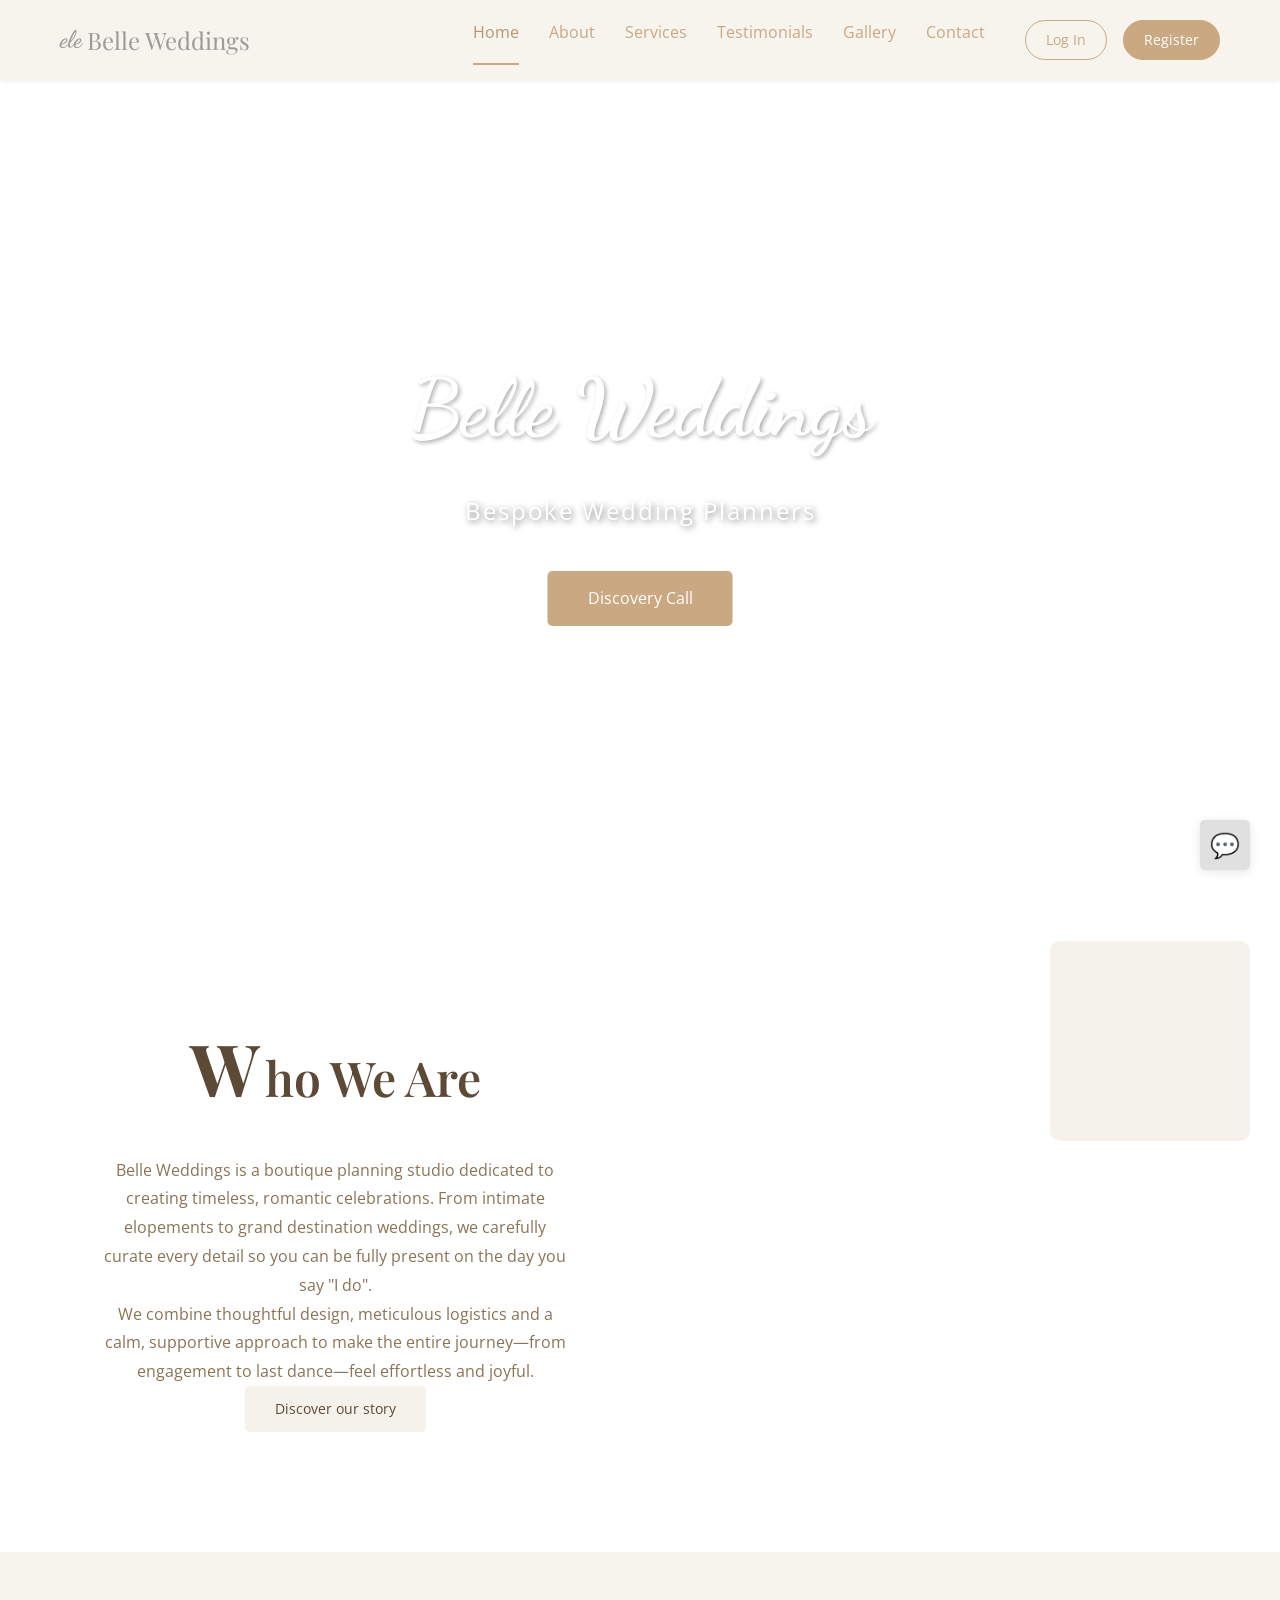
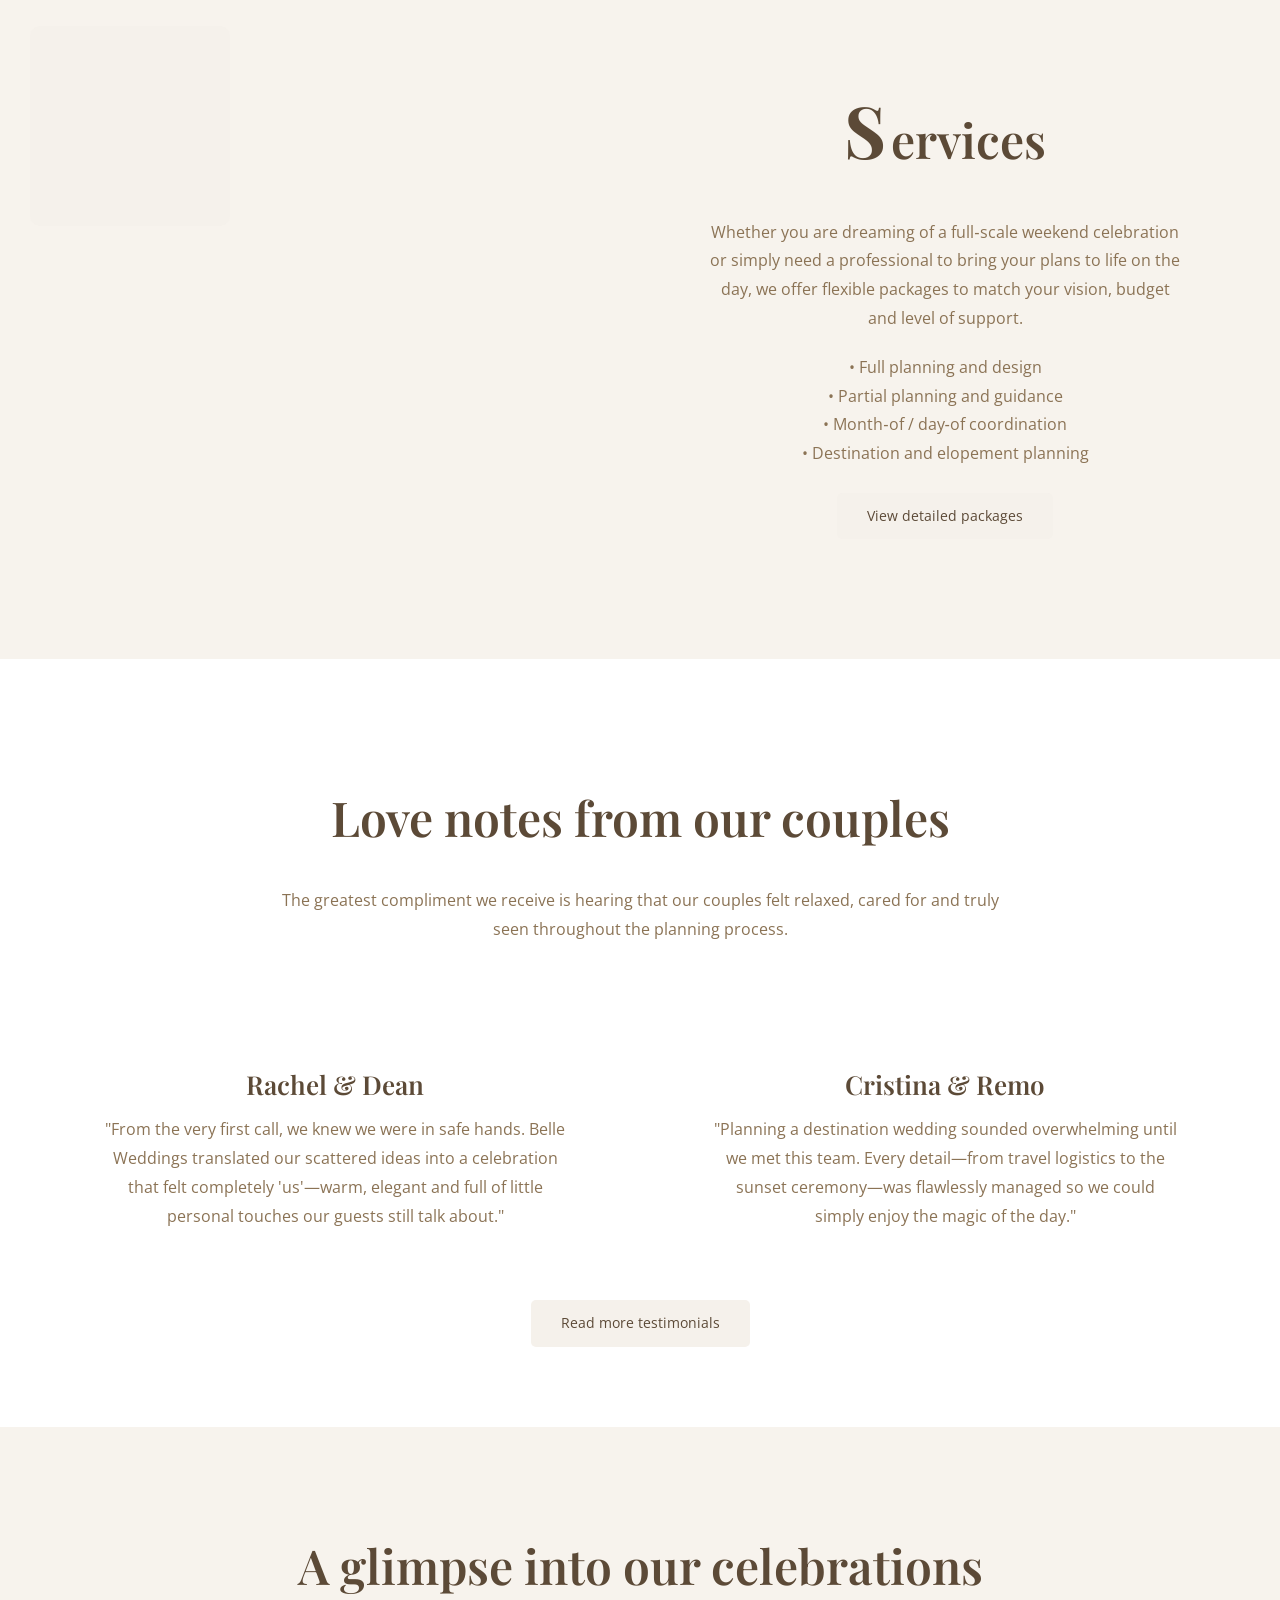
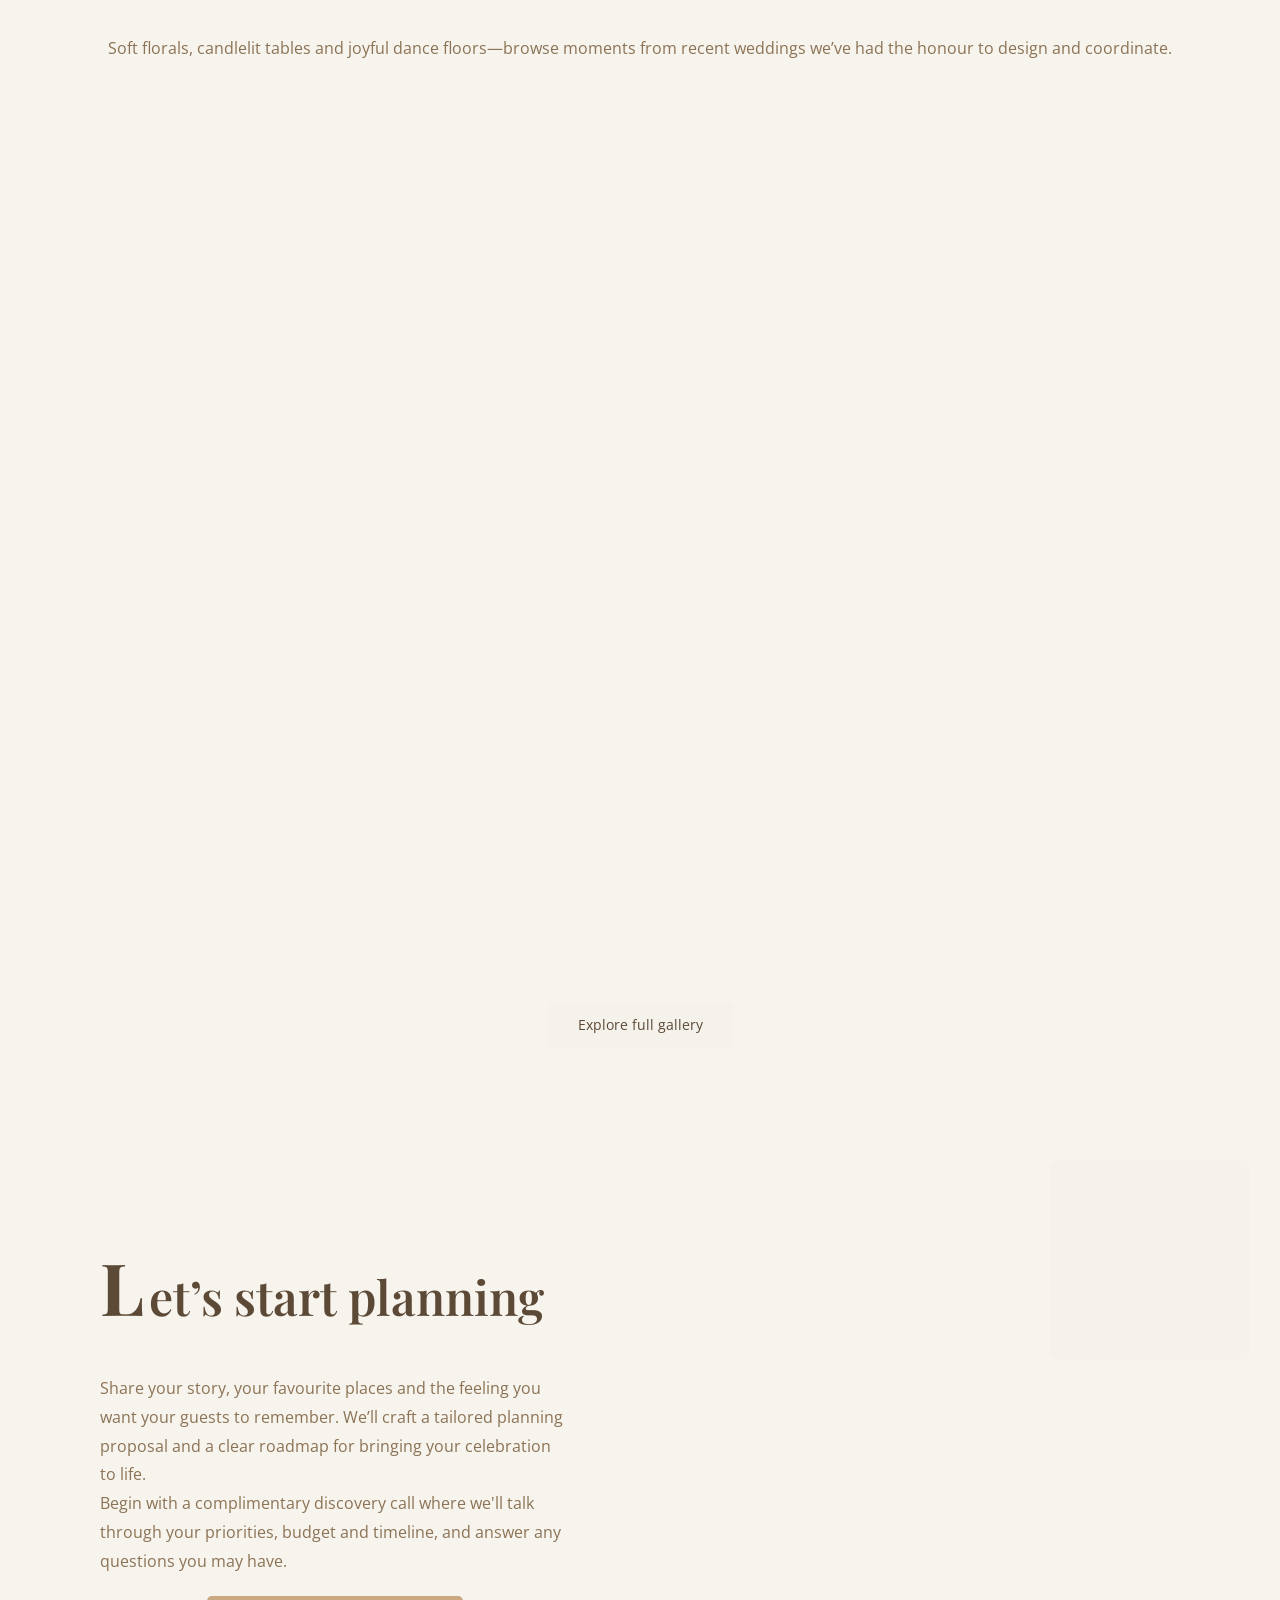
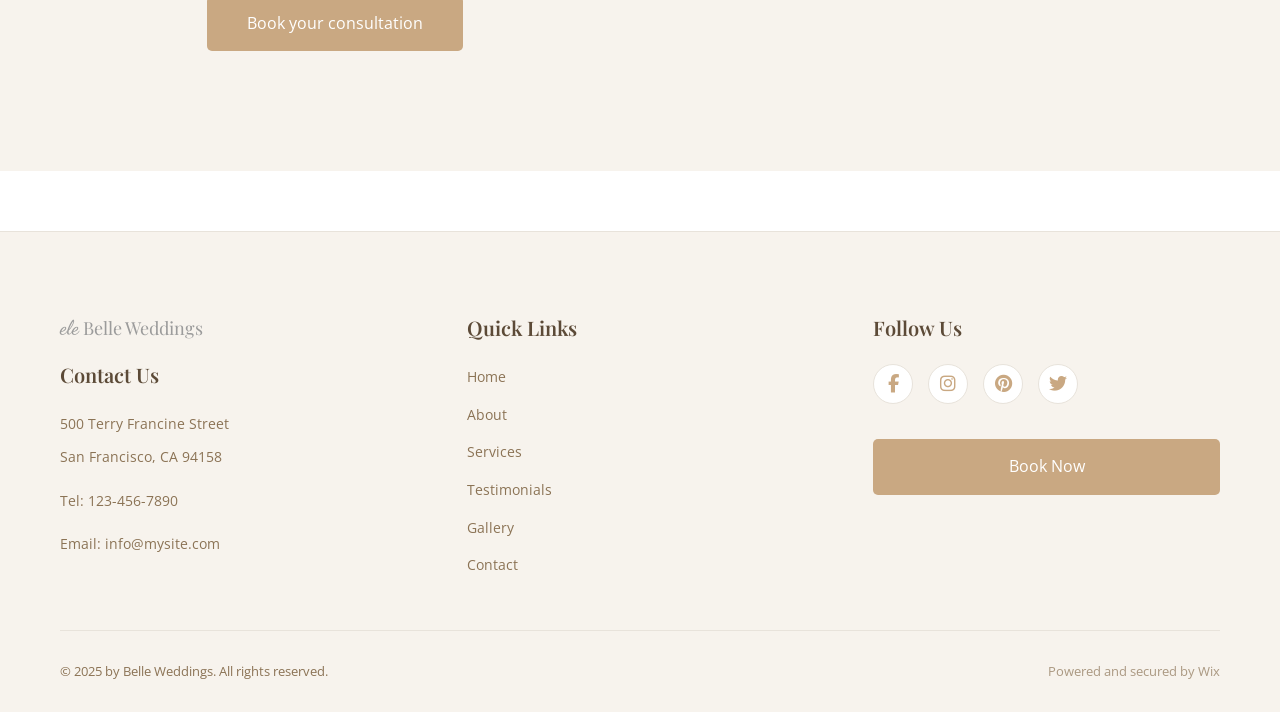
<file: index.html>
<!DOCTYPE html>
<html lang="en">
<head>
    <meta charset="UTF-8">
    <meta name="viewport" content="width=device-width, initial-scale=1.0">
    <link rel="icon" type="image/svg+xml" href="favicon.svg">
    <link rel="icon" type="image/png" sizes="32x32" href="favicon.png">
    <title>Belle Weddings - Bespoke Wedding Planners</title>
    <link rel="stylesheet" href="styles.css">
    <link rel="preconnect" href="https://fonts.googleapis.com">
    <link rel="preconnect" href="https://fonts.gstatic.com" crossorigin>
    <link href="https://fonts.googleapis.com/css2?family=Dancing+Script:wght@400;600;700&family=Playfair+Display:wght@400;600;700&family=Open+Sans:wght@300;400;600&display=swap" rel="stylesheet">
    <link rel="stylesheet" href="https://cdnjs.cloudflare.com/ajax/libs/font-awesome/6.4.0/css/all.min.css">
</head>
<body>
    <!-- Header -->
    <header class="header">
        <div class="container">
            <a href="index.html" class="logo">
                <span class="logo-ele">ele</span>
                <span class="logo-text">Belle Weddings</span>
            </a>
            <button class="menu-toggle" aria-label="Toggle menu" id="menuToggle">
                <span></span>
                <span></span>
                <span></span>
            </button>
            <nav class="nav" id="mainNav">
                <a href="index.html" class="nav-link active">Home</a>
                <a href="about.html" class="nav-link">About</a>
                <a href="services.html" class="nav-link">Services</a>
                <a href="testimonials.html" class="nav-link">Testimonials</a>
                <a href="gallery.html" class="nav-link">Gallery</a>
                <a href="contact.html" class="nav-link">Contact</a>
                <div class="nav-login-section">
                    <a href="login.html" class="nav-login-btn">Log In</a>
                    <a href="register.html" class="nav-register-btn">Register</a>
                </div>
            </nav>
          
        </div>
    </header>

    <!-- Hero Section -->
    <section class="hero">
        <div class="hero-image">
            <div class="hero-overlay">
                <h1 class="hero-title">Belle Weddings</h1>
                <p class="hero-subtitle">Bespoke Wedding Planners</p>
                <a href="contact.html" class="btn-primary">Discovery Call</a>
            </div>
        </div>
    </section>

    <!-- About Preview -->
    <section class="content-section">
        <div class="container">
            <div class="content-row">
                <div class="content-text" style="text-align: center;">
                    <h2 class="section-title">
                        <span class="decorative-letter">W</span>ho We Are
                    </h2>
                    <p class="section-text">
                        Belle Weddings is a boutique planning studio dedicated to creating
                        timeless, romantic celebrations. From intimate elopements to
                        grand destination weddings, we carefully curate every detail so
                        you can be fully present on the day you say "I do".
                    </p>
                    <p class="section-text">
                        We combine thoughtful design, meticulous logistics and a calm,
                        supportive approach to make the entire journey—from engagement
                        to last dance—feel effortless and joyful.
                    </p>
                    <a href="about.html" class="btn-service">Discover our story</a>
                </div>
                <div class="content-image-wrapper">
                    <div class="decorative-shape shape-top-right"></div>
                    <div class="content-image about-image-1"></div>
                </div>
            </div>
        </div>
    </section>

    <!-- Services Preview -->
    <section class="content-section" style="background-color: var(--color-beige-light);">
        <div class="container">
            <div class="content-row reverse">
                <div class="content-text" style="text-align: center;">
                    <h2 class="section-title">
                        <span class="decorative-letter">S</span>ervices
                    </h2>
                    <p class="section-text">
                        Whether you are dreaming of a full‑scale weekend celebration or
                        simply need a professional to bring your plans to life on the day,
                        we offer flexible packages to match your vision, budget and level
                        of support.
                    </p>
                    <ul class="section-text" style="list-style: none; padding-left: 0; margin-top: 20px;">
                        <li>• Full planning and design</li>
                        <li>• Partial planning and guidance</li>
                        <li>• Month‑of / day‑of coordination</li>
                        <li>• Destination and elopement planning</li>
                    </ul>
                    <a href="services.html" class="btn-service" style="margin-top: 25px;">View detailed packages</a>
                </div>
                <div class="content-image-wrapper">
                    <div class="decorative-shape shape-top-left"></div>
                    <div class="content-image testimonial-image-1"></div>
                </div>
            </div>
        </div>
    </section>

    <!-- Testimonials Preview -->
    <section class="content-section">
        <div class="container">
            <div class="content-text" style="text-align: center; max-width: 800px; margin: 0 auto 40px;">
                <h2 class="section-title">Love notes from our couples</h2>
                <p class="section-text">
                    The greatest compliment we receive is hearing that our couples felt relaxed,
                    cared for and truly seen throughout the planning process.
                </p>
            </div>
            <div class="content-row">
                <div class="content-text" style="text-align: center;">
                    <h3 class="section-title" style="font-size: 26px; margin-bottom: 10px;">
                        Rachel &amp; Dean
                    </h3>
                    <p class="section-text">
                        "From the very first call, we knew we were in safe hands. Belle Weddings
                        translated our scattered ideas into a celebration that felt completely
                        'us'—warm, elegant and full of little personal touches our guests still
                        talk about."
                    </p>
                </div>
                <div class="content-text" style="text-align: center;">
                    <h3 class="section-title" style="font-size: 26px; margin-bottom: 10px;">
                        Cristina &amp; Remo
                    </h3>
                    <p class="section-text">
                        "Planning a destination wedding sounded overwhelming until we met this
                        team. Every detail—from travel logistics to the sunset ceremony—was
                        flawlessly managed so we could simply enjoy the magic of the day."
                    </p>
                </div>
            </div>
            <div style="text-align: center; margin-top: 30px;">
                <a href="testimonials.html" class="btn-service">Read more testimonials</a>
            </div>
        </div>
    </section>

    <!-- Gallery Preview -->
    <section class="gallery-section">
        <div class="container">
            <div class="content-text" style="text-align: center; margin-bottom: 40px;">
                <h2 class="section-title">A glimpse into our celebrations</h2>
                <p class="section-text">
                    Soft florals, candlelit tables and joyful dance floors—browse moments
                    from recent weddings we’ve had the honour to design and coordinate.
                </p>
            </div>
            <div class="gallery-grid">
                <div class="gallery-item gallery-item-1"></div>
                <div class="gallery-item gallery-item-2"></div>
                <div class="gallery-item gallery-item-3"></div>
                <div class="gallery-item gallery-item-4"></div>
            </div>
            <div style="text-align: center; margin-top: 30px;">
                <a href="gallery.html" class="btn-service">Explore full gallery</a>
            </div>
        </div>
    </section>

    <!-- Contact / CTA Preview -->
    <section class="content-section" style="background-color: var(--color-beige-light);">
        <div class="container">
            <div class="content-row">
                <div class="content-text">
                    <h2 class="section-title">
                        <span class="decorative-letter">L</span>et’s start planning
                    </h2>
                    <p class="section-text">
                        Share your story, your favourite places and the feeling you want your
                        guests to remember. We’ll craft a tailored planning proposal and a clear
                        roadmap for bringing your celebration to life.
                    </p>
                    <p class="section-text">
                        Begin with a complimentary discovery call where we'll talk through your
                        priorities, budget and timeline, and answer any questions you may have.
                    </p>
                    <div style="text-align: center; margin-top: 20px;">
                        <a href="contact.html" class="btn-primary">Book your consultation</a>
                    </div>
                </div>
                <div class="content-image-wrapper">
                    <div class="decorative-shape shape-top-right"></div>
                    <div class="content-image contact-image-1"></div>
                </div>
            </div>
        </div>
    </section>

    <!-- Footer -->
    <footer class="footer">
        <div class="container">
            <div class="footer-main">
                <div class="footer-content">
                    <div class="footer-column">
                        <a href="index.html" class="footer-logo">
                            <span class="logo-ele">ele</span>
                            <span class="logo-text">Belle Weddings</span>
                        </a>
                        <h3 class="footer-heading">Contact Us</h3>
                        <p>500 Terry Francine Street</p>
                        <p>San Francisco, CA 94158</p>
                        <p class="footer-contact">Tel: 123-456-7890</p>
                        <p class="footer-contact">Email: info@mysite.com</p>
                    </div>
                    <div class="footer-column">
                        <h3 class="footer-heading">Quick Links</h3>
                        <ul class="footer-links">
                            <li><a href="index.html">Home</a></li>
                            <li><a href="about.html">About</a></li>
                            <li><a href="services.html">Services</a></li>
                            <li><a href="testimonials.html">Testimonials</a></li>
                            <li><a href="gallery.html">Gallery</a></li>
                            <li><a href="contact.html">Contact</a></li>
                        </ul>
                    </div>
                    <div class="footer-column">
                        <h3 class="footer-heading">Follow Us</h3>
                        <div class="social-links">
                            <a href="#" class="social-link" aria-label="Facebook"><i class="fab fa-facebook-f"></i></a>
                            <a href="#" class="social-link" aria-label="Instagram"><i class="fab fa-instagram"></i></a>
                            <a href="#" class="social-link" aria-label="Pinterest"><i class="fab fa-pinterest"></i></a>
                            <a href="#" class="social-link" aria-label="Twitter"><i class="fab fa-twitter"></i></a>
                        </div>
                        <div class="footer-cta">
                            <a href="contact.html" class="btn-primary btn-footer">Book Now</a>
                        </div>
                    </div>
                </div>
            </div>
            <div class="footer-bottom">
                <p>© 2025 by Belle Weddings. All rights reserved.</p>
                <p class="footer-powered">Powered and secured by Wix</p>
            </div>
        </div>
    </footer>

    <!-- Chat Icon -->
    <div class="chat-icon">💬</div>

    <script src="script.js"></script>
</body>
</html>
</file>
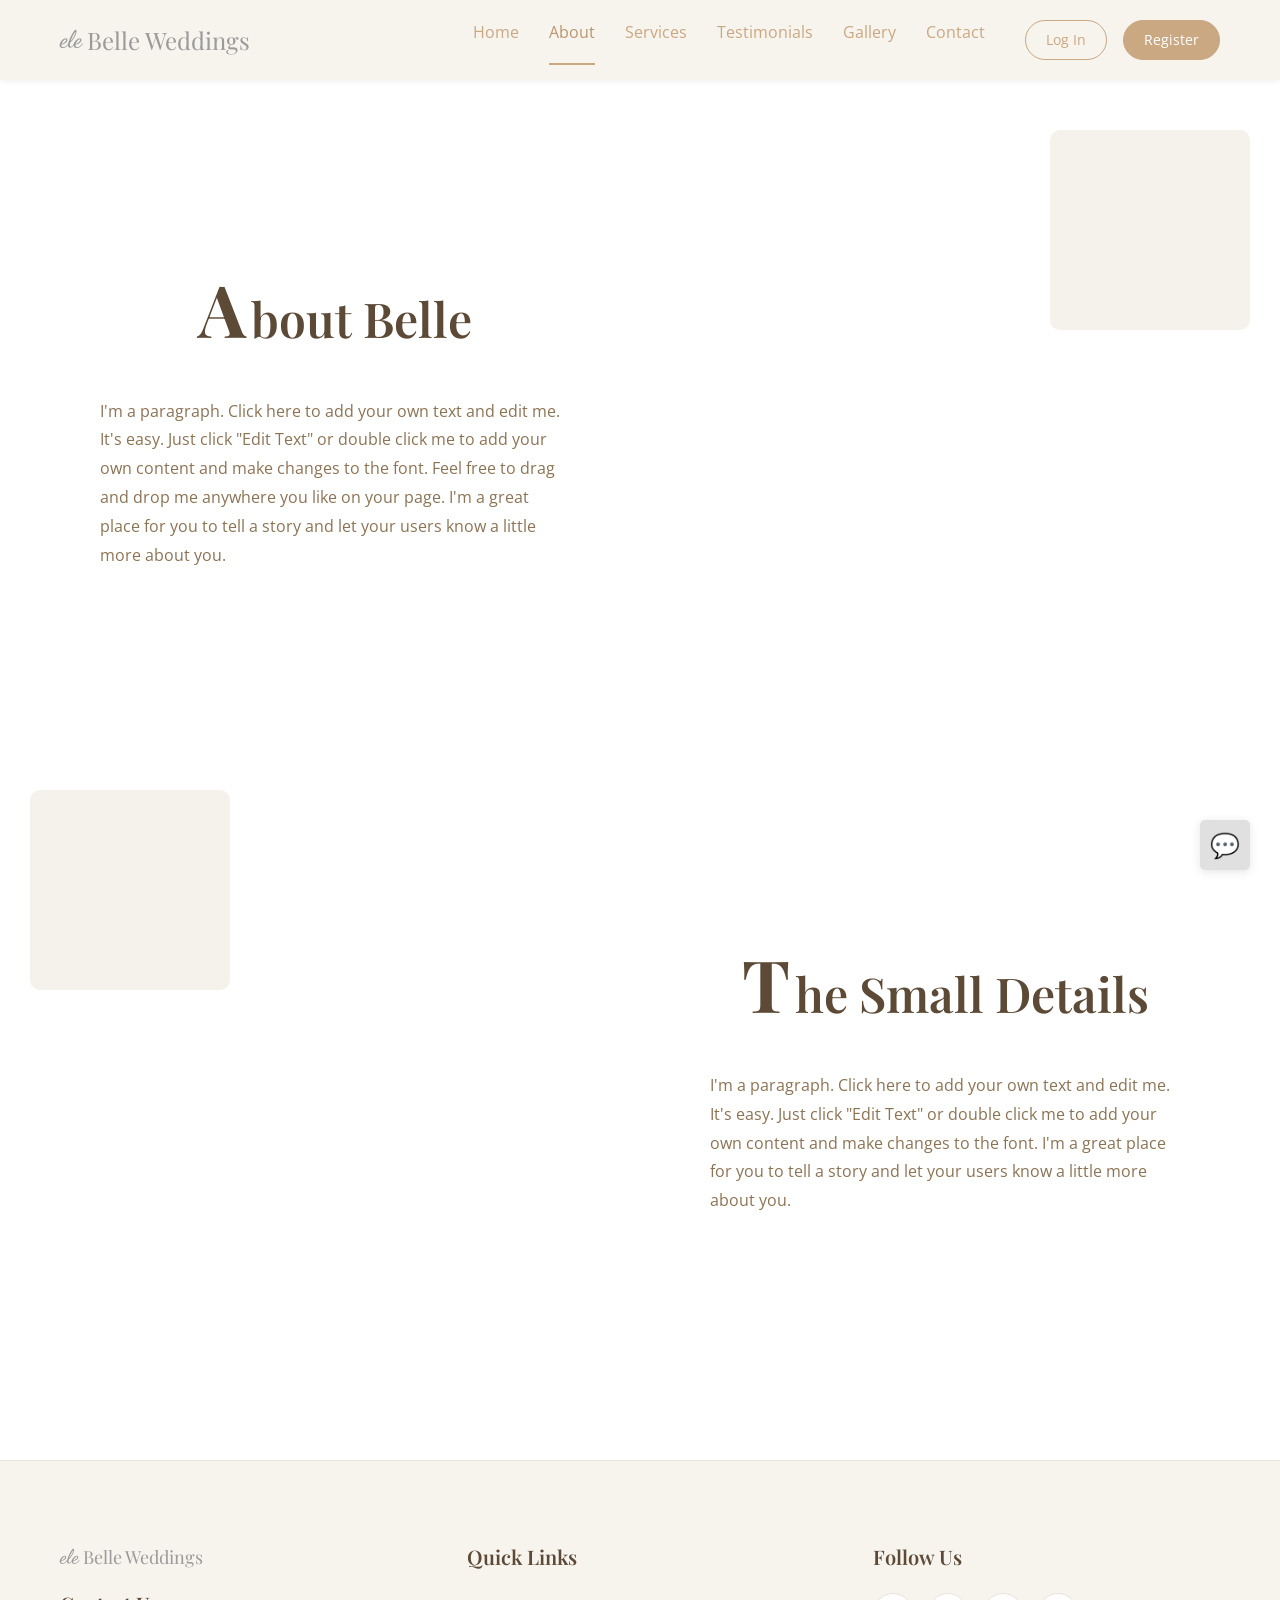
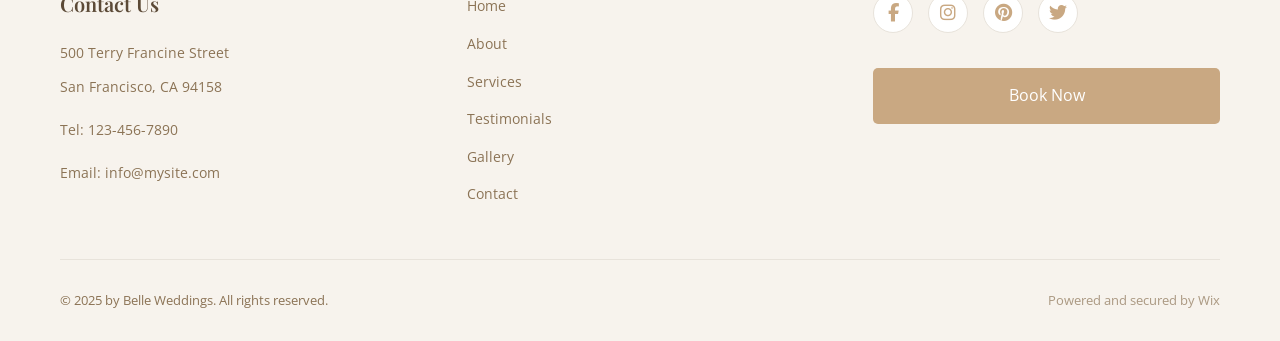
<file: about.html>
<!DOCTYPE html>
<html lang="en">
<head>
    <meta charset="UTF-8">
    <meta name="viewport" content="width=device-width, initial-scale=1.0">
    <link rel="icon" type="image/svg+xml" href="favicon.svg">
    <link rel="icon" type="image/png" sizes="32x32" href="favicon.png">
    <title>About - Belle Weddings</title>
    <link rel="stylesheet" href="styles.css">
    <link rel="preconnect" href="https://fonts.googleapis.com">
    <link rel="preconnect" href="https://fonts.gstatic.com" crossorigin>
    <link href="https://fonts.googleapis.com/css2?family=Dancing+Script:wght@400;600;700&family=Playfair+Display:wght@400;600;700&family=Open+Sans:wght@300;400;600&display=swap" rel="stylesheet">
    <link rel="stylesheet" href="https://cdnjs.cloudflare.com/ajax/libs/font-awesome/6.4.0/css/all.min.css">
</head>
<body class="about-page">
    <!-- Header -->
    <header class="header">
        <div class="container">
            <a href="index.html" class="logo">
                <span class="logo-ele">ele</span>
                <span class="logo-text">Belle Weddings</span>
            </a>
            <button class="menu-toggle" aria-label="Toggle menu" id="menuToggle">
                <span></span>
                <span></span>
                <span></span>
            </button>
            <nav class="nav" id="mainNav">
                <a href="index.html" class="nav-link">Home</a>
                <a href="about.html" class="nav-link active">About</a>
                <a href="services.html" class="nav-link">Services</a>
                <a href="testimonials.html" class="nav-link">Testimonials</a>
                <a href="gallery.html" class="nav-link">Gallery</a>
                <a href="contact.html" class="nav-link">Contact</a>
                <div class="nav-login-section">
                    <a href="login.html" class="nav-login-btn">Log In</a>
                    <a href="register.html" class="nav-register-btn">Register</a>
                </div>
            </nav>
        </div>
    </header>

    <!-- About Section 1 -->
    <section class="content-section">
        <div class="container">
            <div class="content-row">
                <div class="content-text">
                    <h2 class="section-title">
                        <span class="decorative-letter">A</span>bout Belle
                    </h2>
                    <p class="section-text">
                        I'm a paragraph. Click here to add your own text and edit me. It's easy. Just click "Edit Text" or double click me to add your own content and make changes to the font. Feel free to drag and drop me anywhere you like on your page. I'm a great place for you to tell a story and let your users know a little more about you.
                    </p>
                </div>
                <div class="content-image-wrapper">
                    <div class="decorative-shape shape-top-right"></div>
                    <div class="content-image about-image-1"></div>
                </div>
            </div>
        </div>
    </section>

    <!-- About Section 2 -->
    <section class="content-section">
        <div class="container">
            <div class="content-row reverse">
                <div class="content-text">
                    <h2 class="section-title">
                        <span class="decorative-letter">T</span>he Small Details
                    </h2>
                    <p class="section-text">
                        I'm a paragraph. Click here to add your own text and edit me. It's easy. Just click "Edit Text" or double click me to add your own content and make changes to the font. I'm a great place for you to tell a story and let your users know a little more about you.
                    </p>
                </div>
                <div class="content-image-wrapper">
                    <div class="decorative-shape shape-top-left"></div>
                    <div class="content-image about-image-2"></div>
                </div>
            </div>
        </div>
    </section>

    <!-- Footer -->
    <footer class="footer">
        <div class="container">
            <div class="footer-main">
                <div class="footer-content">
                    <div class="footer-column">
                        <a href="index.html" class="footer-logo">
                            <span class="logo-ele">ele</span>
                            <span class="logo-text">Belle Weddings</span>
                        </a>
                        <h3 class="footer-heading">Contact Us</h3>
                        <p>500 Terry Francine Street</p>
                        <p>San Francisco, CA 94158</p>
                        <p class="footer-contact">Tel: 123-456-7890</p>
                        <p class="footer-contact">Email: info@mysite.com</p>
                    </div>
                    <div class="footer-column">
                        <h3 class="footer-heading">Quick Links</h3>
                        <ul class="footer-links">
                            <li><a href="index.html">Home</a></li>
                            <li><a href="about.html">About</a></li>
                            <li><a href="services.html">Services</a></li>
                            <li><a href="testimonials.html">Testimonials</a></li>
                            <li><a href="gallery.html">Gallery</a></li>
                            <li><a href="contact.html">Contact</a></li>
                        </ul>
                    </div>
                    <div class="footer-column">
                        <h3 class="footer-heading">Follow Us</h3>
                        <div class="social-links">
                            <a href="#" class="social-link" aria-label="Facebook"><i class="fab fa-facebook-f"></i></a>
                            <a href="#" class="social-link" aria-label="Instagram"><i class="fab fa-instagram"></i></a>
                            <a href="#" class="social-link" aria-label="Pinterest"><i class="fab fa-pinterest"></i></a>
                            <a href="#" class="social-link" aria-label="Twitter"><i class="fab fa-twitter"></i></a>
                        </div>
                        <div class="footer-cta">
                            <a href="contact.html" class="btn-primary btn-footer">Book Now</a>
                        </div>
                    </div>
                </div>
            </div>
            <div class="footer-bottom">
                <p>© 2025 by Belle Weddings. All rights reserved.</p>
                <p class="footer-powered">Powered and secured by Wix</p>
            </div>
        </div>
    </footer>

    <!-- Chat Icon -->
    <div class="chat-icon">💬</div>

    <script src="script.js"></script>
</body>
</html>
</file>
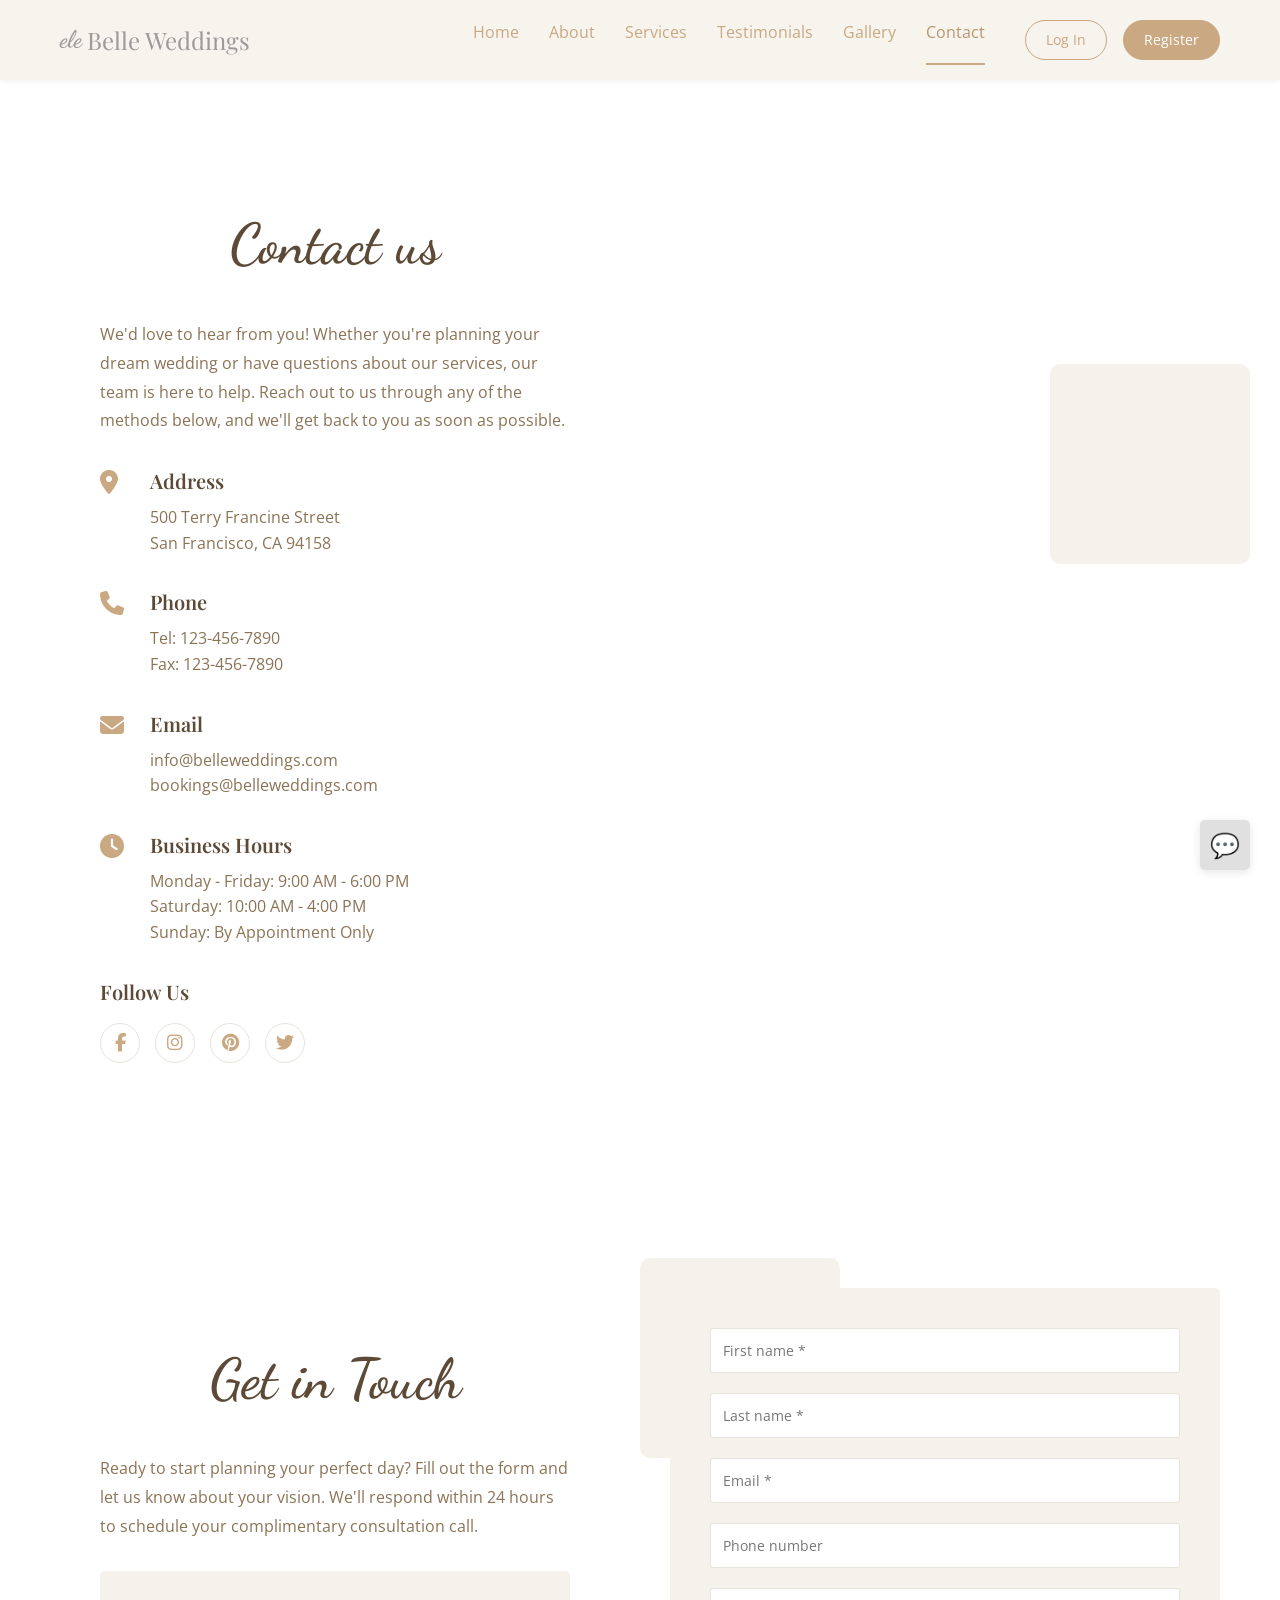
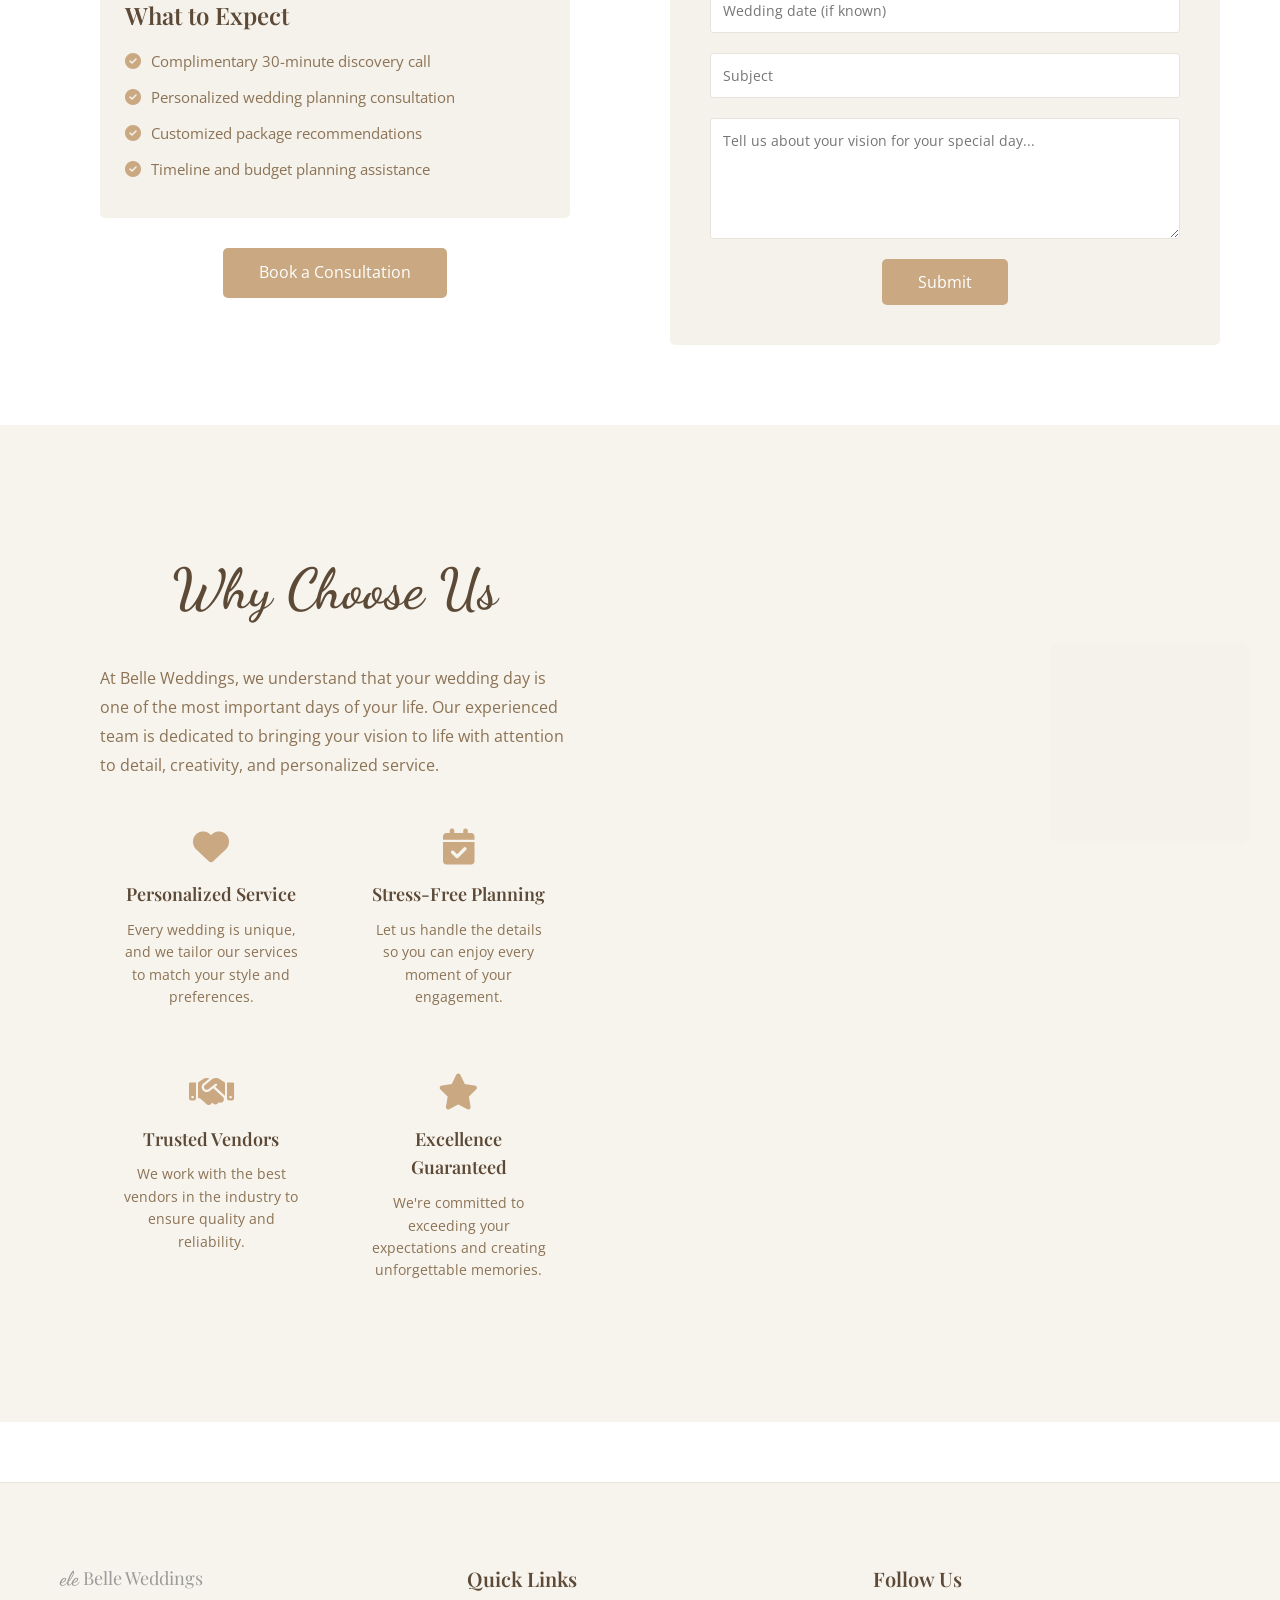
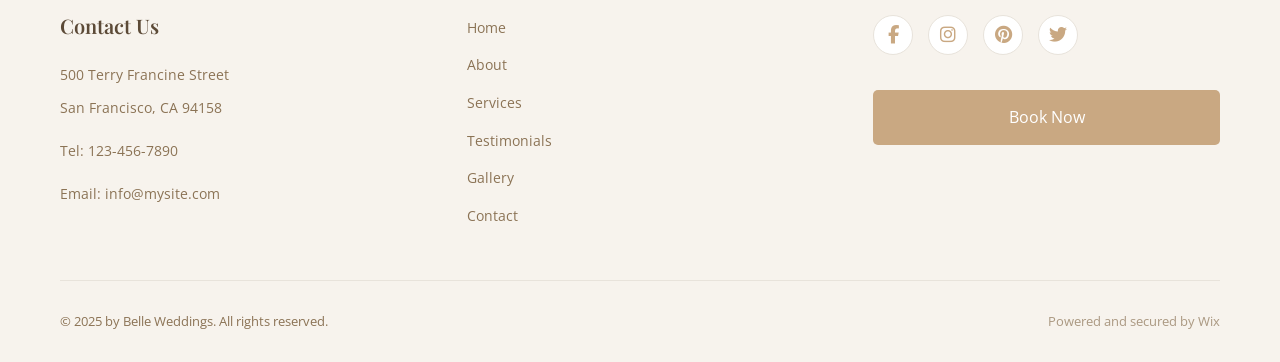
<file: contact.html>
<!DOCTYPE html>
<html lang="en">
<head>
    <meta charset="UTF-8">
    <meta name="viewport" content="width=device-width, initial-scale=1.0">
    <link rel="icon" type="image/svg+xml" href="favicon.svg">
    <link rel="icon" type="image/png" sizes="32x32" href="favicon.png">
    <title>Contact - Belle Weddings</title>
    <link rel="stylesheet" href="styles.css">
    <link rel="preconnect" href="https://fonts.googleapis.com">
    <link rel="preconnect" href="https://fonts.gstatic.com" crossorigin>
    <link href="https://fonts.googleapis.com/css2?family=Dancing+Script:wght@400;600;700&family=Playfair+Display:wght@400;600;700&family=Open+Sans:wght@300;400;600&display=swap" rel="stylesheet">
    <link rel="stylesheet" href="https://cdnjs.cloudflare.com/ajax/libs/font-awesome/6.4.0/css/all.min.css">
</head>
<body>
    <!-- Header -->
    <header class="header">
        <div class="container">
            <a href="index.html" class="logo">
                <span class="logo-ele">ele</span>
                <span class="logo-text">Belle Weddings</span>
            </a>
            <button class="menu-toggle" aria-label="Toggle menu" id="menuToggle">
                <span></span>
                <span></span>
                <span></span>
            </button>
            <nav class="nav" id="mainNav">
                <a href="index.html" class="nav-link">Home</a>
                <a href="about.html" class="nav-link">About</a>
                <a href="services.html" class="nav-link">Services</a>
                <a href="testimonials.html" class="nav-link">Testimonials</a>
                <a href="gallery.html" class="nav-link">Gallery</a>
                <a href="contact.html" class="nav-link active">Contact</a>
                <div class="nav-login-section">
                    <a href="login.html" class="nav-login-btn">Log In</a>
                    <a href="register.html" class="nav-register-btn">Register</a>
                </div>
            </nav>
           
        </div>
    </header>

    <!-- Contact Section 1 -->
    <section class="content-section">
        <div class="container">
            <div class="content-row">
                <div class="content-text">
                    <h2 class="section-title contact-title">Contact us</h2>
                    <p class="section-text">
                        We'd love to hear from you! Whether you're planning your dream wedding or have questions about our services, our team is here to help. Reach out to us through any of the methods below, and we'll get back to you as soon as possible.
                    </p>
                    <div class="contact-info">
                        <div class="contact-item">
                            <i class="fas fa-map-marker-alt contact-icon"></i>
                            <div>
                                <h4 class="contact-label">Address</h4>
                                <p>500 Terry Francine Street<br>San Francisco, CA 94158</p>
                            </div>
                        </div>
                        <div class="contact-item">
                            <i class="fas fa-phone contact-icon"></i>
                            <div>
                                <h4 class="contact-label">Phone</h4>
                                <p>Tel: 123-456-7890<br>Fax: 123-456-7890</p>
                            </div>
                        </div>
                        <div class="contact-item">
                            <i class="fas fa-envelope contact-icon"></i>
                            <div>
                                <h4 class="contact-label">Email</h4>
                                <p>info@belleweddings.com<br>bookings@belleweddings.com</p>
                            </div>
                        </div>
                        <div class="contact-item">
                            <i class="fas fa-clock contact-icon"></i>
                            <div>
                                <h4 class="contact-label">Business Hours</h4>
                                <p>Monday - Friday: 9:00 AM - 6:00 PM<br>Saturday: 10:00 AM - 4:00 PM<br>Sunday: By Appointment Only</p>
                            </div>
                        </div>
                    </div>
                    <div class="contact-social-section">
                        <h4 class="contact-label" style="margin-top: 30px; margin-bottom: 15px;">Follow Us</h4>
                        <div class="social-links">
                            <a href="#" class="social-link" aria-label="Facebook"><i class="fab fa-facebook-f"></i></a>
                            <a href="#" class="social-link" aria-label="Instagram"><i class="fab fa-instagram"></i></a>
                            <a href="#" class="social-link" aria-label="Pinterest"><i class="fab fa-pinterest"></i></a>
                            <a href="#" class="social-link" aria-label="Twitter"><i class="fab fa-twitter"></i></a>
                        </div>
                    </div>
                </div>
                <div class="content-image-wrapper">
                    <div class="decorative-shape shape-top-right"></div>
                    <div class="content-image contact-image-1"></div>
                </div>
            </div>
        </div>
    </section>

    <!-- Contact Section 2 -->
    <section class="content-section">
        <div class="container">
            <div class="content-row reverse">
                <div class="contact-form-wrapper">
                    <div class="decorative-shape shape-top-left"></div>
                    <form class="contact-form">
                        <input type="text" placeholder="First name *" required>
                        <input type="text" placeholder="Last name *" required>
                        <input type="email" placeholder="Email *" required>
                        <input type="tel" placeholder="Phone number">
                        <input type="text" placeholder="Wedding date (if known)">
                        <input type="text" placeholder="Subject">
                        <textarea placeholder="Tell us about your vision for your special day..." rows="5" required></textarea>
                        <button type="submit" class="btn-submit">Submit</button>
                    </form>
                </div>
                <div class="content-text">
                    <h2 class="section-title contact-title">Get in Touch</h2>
                    <p class="section-text">
                        Ready to start planning your perfect day? Fill out the form and let us know about your vision. We'll respond within 24 hours to schedule your complimentary consultation call.
                    </p>
                    <div class="consultation-info">
                        <h3 class="consultation-title">What to Expect</h3>
                        <ul class="consultation-list">
                            <li><i class="fas fa-check-circle"></i> Complimentary 30-minute discovery call</li>
                            <li><i class="fas fa-check-circle"></i> Personalized wedding planning consultation</li>
                            <li><i class="fas fa-check-circle"></i> Customized package recommendations</li>
                            <li><i class="fas fa-check-circle"></i> Timeline and budget planning assistance</li>
                        </ul>
                    </div>
                    <div class="contact-cta-wrapper">
                        <a href="contact.html" class="contact-cta">Book a Consultation</a>
                    </div>
                </div>
            </div>
        </div>
    </section>

    <!-- Contact Section 3 - Additional Information -->
    <section class="content-section" style="background-color: var(--color-beige-light);">
        <div class="container">
            <div class="content-row">
                <div class="content-text">
                    <h2 class="section-title contact-title">Why Choose Us</h2>
                    <p class="section-text">
                        At Belle Weddings, we understand that your wedding day is one of the most important days of your life. Our experienced team is dedicated to bringing your vision to life with attention to detail, creativity, and personalized service.
                    </p>
                    <div class="features-grid">
                        <div class="feature-item">
                            <i class="fas fa-heart feature-icon"></i>
                            <h4>Personalized Service</h4>
                            <p>Every wedding is unique, and we tailor our services to match your style and preferences.</p>
                        </div>
                        <div class="feature-item">
                            <i class="fas fa-calendar-check feature-icon"></i>
                            <h4>Stress-Free Planning</h4>
                            <p>Let us handle the details so you can enjoy every moment of your engagement.</p>
                        </div>
                        <div class="feature-item">
                            <i class="fas fa-handshake feature-icon"></i>
                            <h4>Trusted Vendors</h4>
                            <p>We work with the best vendors in the industry to ensure quality and reliability.</p>
                        </div>
                        <div class="feature-item">
                            <i class="fas fa-star feature-icon"></i>
                            <h4>Excellence Guaranteed</h4>
                            <p>We're committed to exceeding your expectations and creating unforgettable memories.</p>
                        </div>
                    </div>
                </div>
                <div class="content-image-wrapper">
                    <div class="decorative-shape shape-top-right"></div>
                    <div class="content-image contact-image-1"></div>
                </div>
            </div>
        </div>
    </section>

    <!-- Footer -->
    <footer class="footer">
        <div class="container">
            <div class="footer-main">
                <div class="footer-content">
                    <div class="footer-column">
                        <a href="index.html" class="footer-logo">
                            <span class="logo-ele">ele</span>
                            <span class="logo-text">Belle Weddings</span>
                        </a>
                        <h3 class="footer-heading">Contact Us</h3>
                        <p>500 Terry Francine Street</p>
                        <p>San Francisco, CA 94158</p>
                        <p class="footer-contact">Tel: 123-456-7890</p>
                        <p class="footer-contact">Email: info@mysite.com</p>
                    </div>
                    <div class="footer-column">
                        <h3 class="footer-heading">Quick Links</h3>
                        <ul class="footer-links">
                            <li><a href="index.html">Home</a></li>
                            <li><a href="about.html">About</a></li>
                            <li><a href="services.html">Services</a></li>
                            <li><a href="testimonials.html">Testimonials</a></li>
                            <li><a href="gallery.html">Gallery</a></li>
                            <li><a href="contact.html">Contact</a></li>
                        </ul>
                    </div>
                    <div class="footer-column">
                        <h3 class="footer-heading">Follow Us</h3>
                        <div class="social-links">
                            <a href="#" class="social-link" aria-label="Facebook"><i class="fab fa-facebook-f"></i></a>
                            <a href="#" class="social-link" aria-label="Instagram"><i class="fab fa-instagram"></i></a>
                            <a href="#" class="social-link" aria-label="Pinterest"><i class="fab fa-pinterest"></i></a>
                            <a href="#" class="social-link" aria-label="Twitter"><i class="fab fa-twitter"></i></a>
                        </div>
                        <div class="footer-cta">
                            <a href="contact.html" class="btn-primary btn-footer">Book Now</a>
                        </div>
                    </div>
                </div>
            </div>
            <div class="footer-bottom">
                <p>© 2025 by Belle Weddings. All rights reserved.</p>
                <p class="footer-powered">Powered and secured by Wix</p>
            </div>
        </div>
    </footer>

    <!-- Chat Icon -->
    <div class="chat-icon">💬</div>

    <script src="script.js"></script>
</body>
</html>
</file>
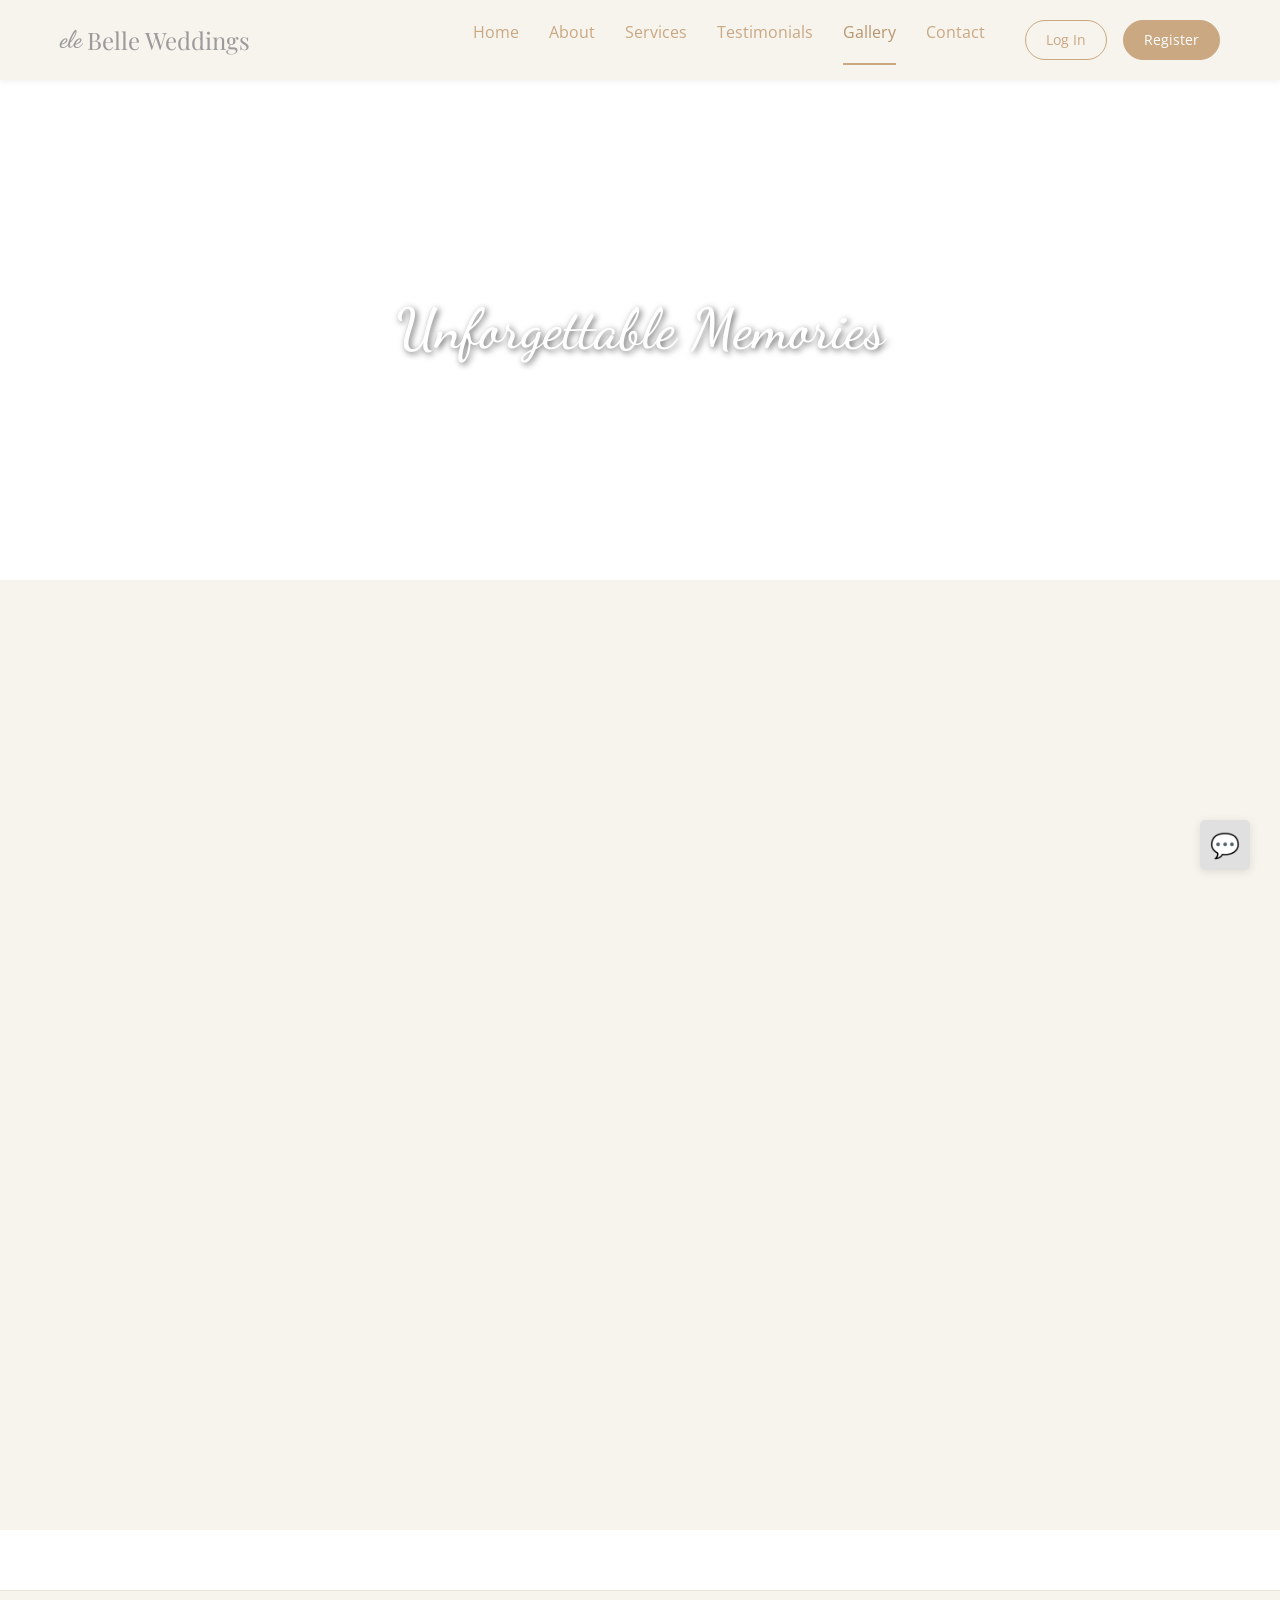
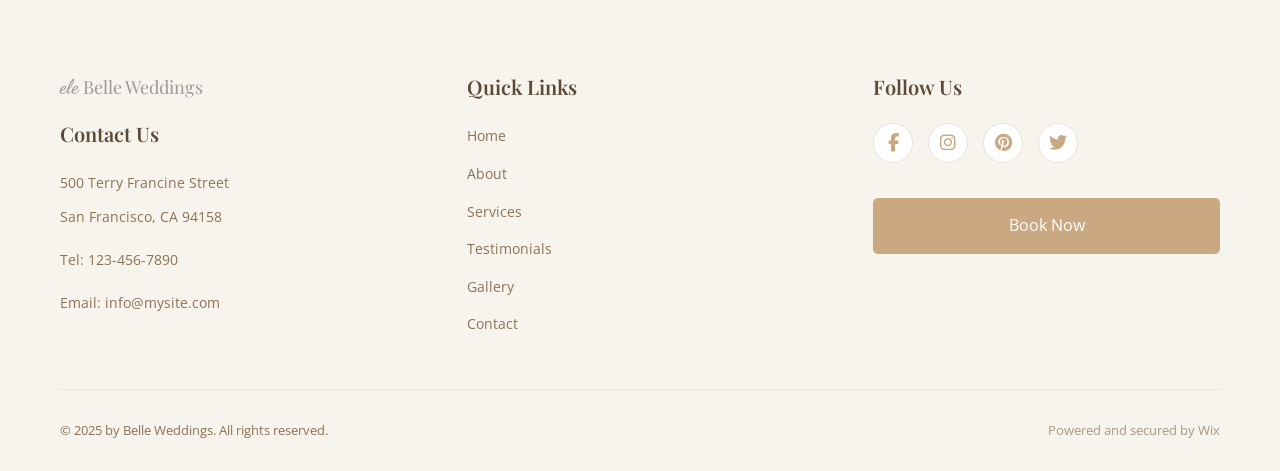
<file: gallery.html>
<!DOCTYPE html>
<html lang="en">
<head>
    <meta charset="UTF-8">
    <meta name="viewport" content="width=device-width, initial-scale=1.0">
    <link rel="icon" type="image/svg+xml" href="favicon.svg">
    <link rel="icon" type="image/png" sizes="32x32" href="favicon.png">
    <title>Gallery - Belle Weddings</title>
    <link rel="stylesheet" href="styles.css">
    <link rel="preconnect" href="https://fonts.googleapis.com">
    <link rel="preconnect" href="https://fonts.gstatic.com" crossorigin>
    <link href="https://fonts.googleapis.com/css2?family=Dancing+Script:wght@400;600;700&family=Playfair+Display:wght@400;600;700&family=Open+Sans:wght@300;400;600&display=swap" rel="stylesheet">
    <link rel="stylesheet" href="https://cdnjs.cloudflare.com/ajax/libs/font-awesome/6.4.0/css/all.min.css">
</head>
<body>
    <!-- Header -->
    <header class="header">
        <div class="container">
            <a href="index.html" class="logo">
                <span class="logo-ele">ele</span>
                <span class="logo-text">Belle Weddings</span>
            </a>
            <button class="menu-toggle" aria-label="Toggle menu" id="menuToggle">
                <span></span>
                <span></span>
                <span></span>
            </button>
            <nav class="nav" id="mainNav">
                <a href="index.html" class="nav-link">Home</a>
                <a href="about.html" class="nav-link">About</a>
                <a href="services.html" class="nav-link">Services</a>
                <a href="testimonials.html" class="nav-link">Testimonials</a>
                <a href="gallery.html" class="nav-link active">Gallery</a>
                <a href="contact.html" class="nav-link">Contact</a>
                <div class="nav-login-section">
                    <a href="login.html" class="nav-login-btn">Log In</a>
                    <a href="register.html" class="nav-register-btn">Register</a>
                </div>
            </nav>
            
        </div>
    </header>

    <!-- Gallery Hero -->
    <section class="gallery-hero">
        <div class="gallery-hero-left"></div>
        <div class="gallery-hero-right">
            <div class="gallery-hero-image">
                <h2 class="gallery-hero-text">Unforgettable Memories</h2>
            </div>
        </div>
    </section>

    <!-- Gallery Grid -->
    <section class="gallery-section">
        <div class="container">
            <div class="gallery-grid">
                <div class="gallery-item gallery-item-1"></div>
                <div class="gallery-item gallery-item-2"></div>
                <div class="gallery-item gallery-item-3"></div>
                <div class="gallery-item gallery-item-4"></div>
                
            </div>
        </div>
    </section>

    <!-- Footer -->
    <footer class="footer">
        <div class="container">
            <div class="footer-main">
                <div class="footer-content">
                    <div class="footer-column">
                        <a href="index.html" class="footer-logo">
                            <span class="logo-ele">ele</span>
                            <span class="logo-text">Belle Weddings</span>
                        </a>
                        <h3 class="footer-heading">Contact Us</h3>
                        <p>500 Terry Francine Street</p>
                        <p>San Francisco, CA 94158</p>
                        <p class="footer-contact">Tel: 123-456-7890</p>
                        <p class="footer-contact">Email: info@mysite.com</p>
                    </div>
                    <div class="footer-column">
                        <h3 class="footer-heading">Quick Links</h3>
                        <ul class="footer-links">
                            <li><a href="index.html">Home</a></li>
                            <li><a href="about.html">About</a></li>
                            <li><a href="services.html">Services</a></li>
                            <li><a href="testimonials.html">Testimonials</a></li>
                            <li><a href="gallery.html">Gallery</a></li>
                            <li><a href="contact.html">Contact</a></li>
                        </ul>
                    </div>
                    <div class="footer-column">
                        <h3 class="footer-heading">Follow Us</h3>
                        <div class="social-links">
                            <a href="#" class="social-link" aria-label="Facebook"><i class="fab fa-facebook-f"></i></a>
                            <a href="#" class="social-link" aria-label="Instagram"><i class="fab fa-instagram"></i></a>
                            <a href="#" class="social-link" aria-label="Pinterest"><i class="fab fa-pinterest"></i></a>
                            <a href="#" class="social-link" aria-label="Twitter"><i class="fab fa-twitter"></i></a>
                        </div>
                        <div class="footer-cta">
                            <a href="contact.html" class="btn-primary btn-footer">Book Now</a>
                        </div>
                    </div>
                </div>
            </div>
            <div class="footer-bottom">
                <p>© 2025 by Belle Weddings. All rights reserved.</p>
                <p class="footer-powered">Powered and secured by Wix</p>
            </div>
        </div>
    </footer>

    <!-- Chat Icon -->
    <div class="chat-icon">💬</div>

    <script src="script.js"></script>
</body>
</html>
</file>
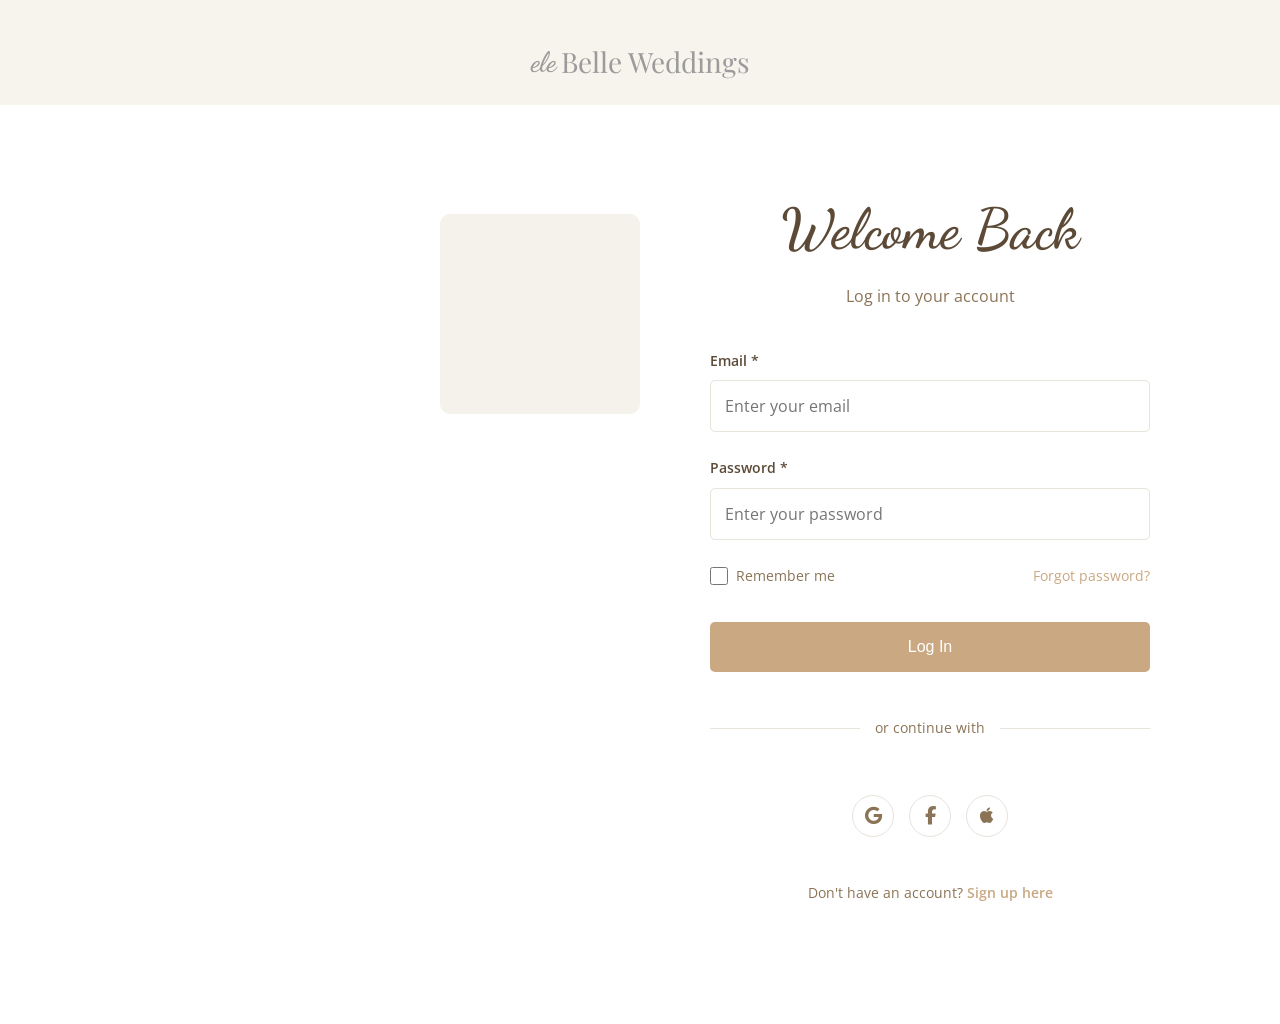
<file: login.html>
<!DOCTYPE html>
<html lang="en">
<head>
    <meta charset="UTF-8">
    <meta name="viewport" content="width=device-width, initial-scale=1.0">
    <link rel="icon" type="image/svg+xml" href="favicon.svg">
    <link rel="icon" type="image/png" sizes="32x32" href="favicon.png">
    <title>Log In - Belle Weddings</title>
    <link rel="stylesheet" href="styles.css">
    <link rel="preconnect" href="https://fonts.googleapis.com">
    <link rel="preconnect" href="https://fonts.gstatic.com" crossorigin>
    <link href="https://fonts.googleapis.com/css2?family=Dancing+Script:wght@400;600;700&family=Playfair+Display:wght@400;600;700&family=Open+Sans:wght@300;400;600&display=swap" rel="stylesheet">
    <link rel="stylesheet" href="https://cdnjs.cloudflare.com/ajax/libs/font-awesome/6.4.0/css/all.min.css">
</head>
<body>
    <!-- Auth Logo -->
    <div class="auth-logo-container">
        <a href="index.html" class="auth-logo">
            <span class="logo-ele">ele</span>
            <span class="logo-text">Belle Weddings</span>
        </a>
    </div>

    <!-- Login Section -->
    <section class="auth-section">
        <div class="container">
            <div class="auth-container">
                <div class="auth-image-wrapper">
                    <div class="decorative-shape shape-top-right"></div>
                    <div class="auth-image"></div>
                </div>
                <div class="auth-form-container">
                    <h2 class="auth-title">Welcome Back</h2>
                    <p class="auth-subtitle">Log in to your account</p>
                    <form class="auth-form" id="loginForm">
                        <div class="form-group">
                            <label for="login-email">Email *</label>
                            <input type="email" id="login-email" name="email" placeholder="Enter your email" required>
                        </div>
                        <div class="form-group">
                            <label for="login-password">Password *</label>
                            <input type="password" id="login-password" name="password" placeholder="Enter your password" required>
                        </div>
                        <div class="form-options">
                            <label class="checkbox-label">
                                <input type="checkbox" name="remember">
                                <span>Remember me</span>
                            </label>
                            <a href="#" class="forgot-password">Forgot password?</a>
                        </div>
                        <button type="submit" class="btn-primary btn-auth">Log In</button>
                        <div class="auth-divider">
                            <span>or continue with</span>
                        </div>
                        <div class="auth-social">
                            <button type="button" class="auth-social-btn">
                                <i class="fab fa-google"></i>
                            </button>
                            <button type="button" class="auth-social-btn">
                                <i class="fab fa-facebook-f"></i>
                            </button>
                            <button type="button" class="auth-social-btn">
                                <i class="fab fa-apple"></i>
                            </button>
                        </div>
                        <p class="auth-switch">
                            Don't have an account? <a href="register.html">Sign up here</a>
                        </p>
                    </form>
                </div>
            </div>
        </div>
    </section>

    <script src="script.js"></script>
</body>
</html>
</file>
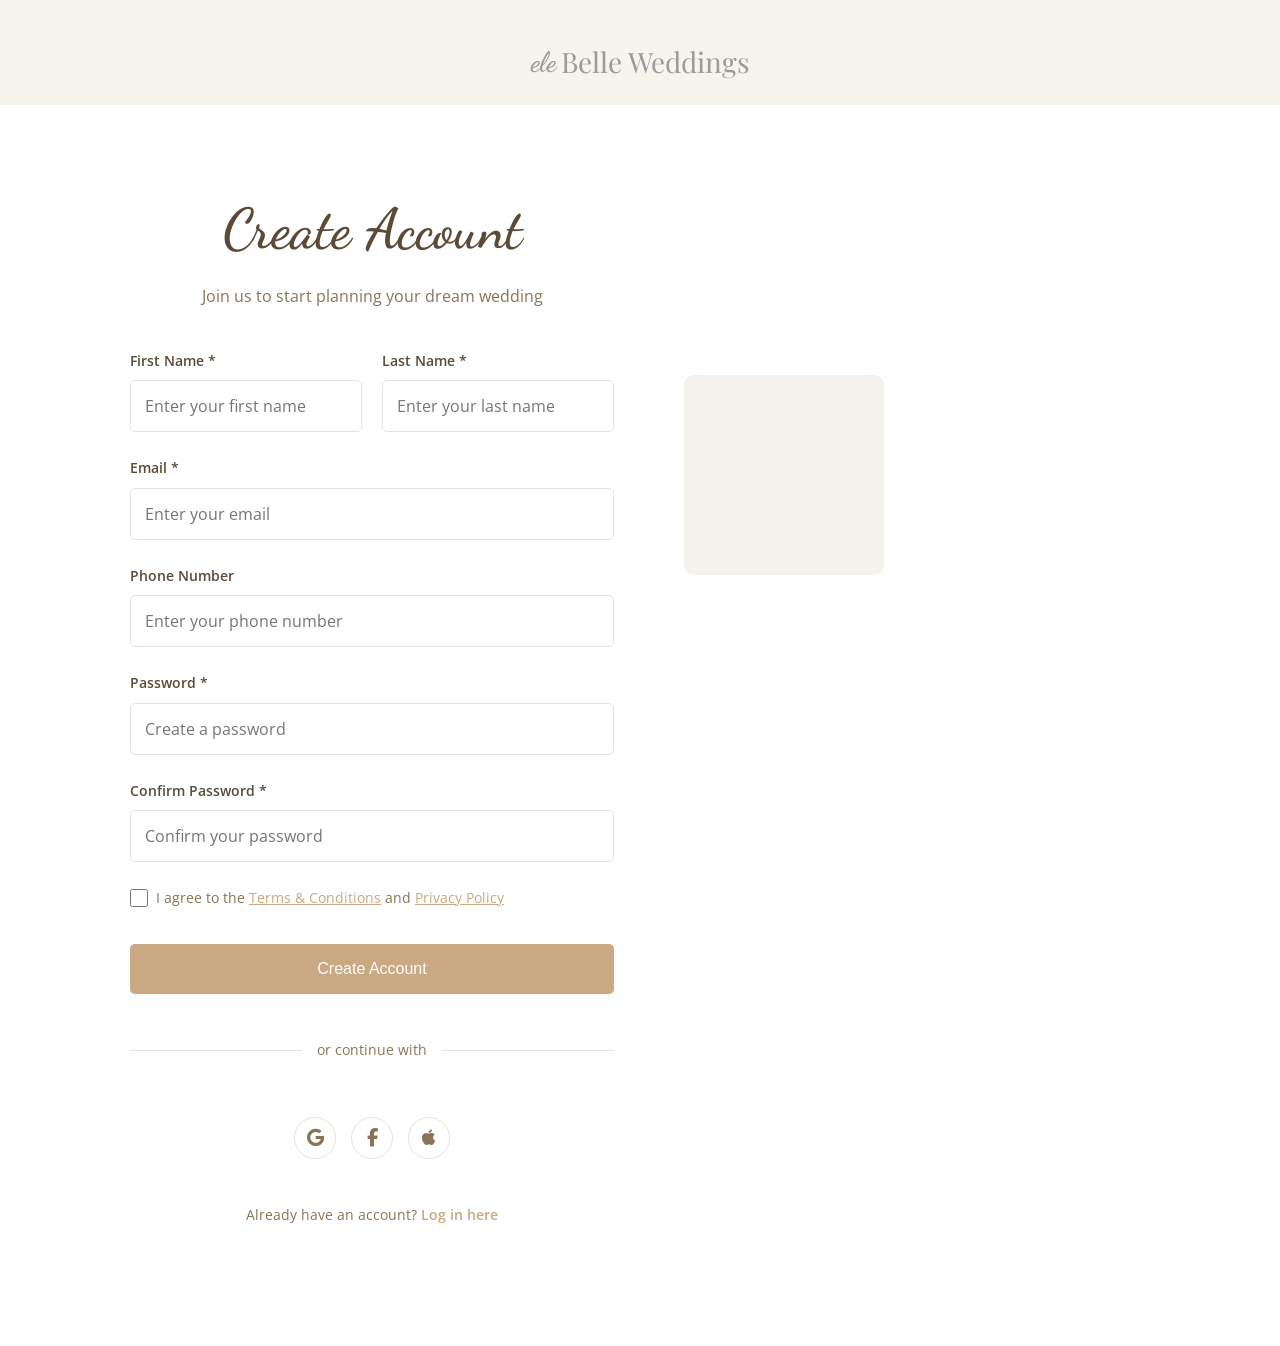
<file: register.html>
<!DOCTYPE html>
<html lang="en">
<head>
    <meta charset="UTF-8">
    <meta name="viewport" content="width=device-width, initial-scale=1.0">
    <link rel="icon" type="image/svg+xml" href="favicon.svg">
    <link rel="icon" type="image/png" sizes="32x32" href="favicon.png">
    <title>Register - Belle Weddings</title>
    <link rel="stylesheet" href="styles.css">
    <link rel="preconnect" href="https://fonts.googleapis.com">
    <link rel="preconnect" href="https://fonts.gstatic.com" crossorigin>
    <link href="https://fonts.googleapis.com/css2?family=Dancing+Script:wght@400;600;700&family=Playfair+Display:wght@400;600;700&family=Open+Sans:wght@300;400;600&display=swap" rel="stylesheet">
    <link rel="stylesheet" href="https://cdnjs.cloudflare.com/ajax/libs/font-awesome/6.4.0/css/all.min.css">
</head>
<body>
    <!-- Auth Logo -->
    <div class="auth-logo-container">
        <a href="index.html" class="auth-logo">
            <span class="logo-ele">ele</span>
            <span class="logo-text">Belle Weddings</span>
        </a>
    </div>

    <!-- Register Section -->
    <section class="auth-section">
        <div class="container">
            <div class="auth-container reverse">
                <div class="auth-image-wrapper">
                    <div class="decorative-shape shape-top-left"></div>
                    <div class="auth-image"></div>
                </div>
                <div class="auth-form-container">
                    <h2 class="auth-title">Create Account</h2>
                    <p class="auth-subtitle">Join us to start planning your dream wedding</p>
                    <form class="auth-form" id="registerForm">
                        <div class="form-row">
                            <div class="form-group">
                                <label for="register-firstname">First Name *</label>
                                <input type="text" id="register-firstname" name="firstname" placeholder="Enter your first name" required>
                            </div>
                            <div class="form-group">
                                <label for="register-lastname">Last Name *</label>
                                <input type="text" id="register-lastname" name="lastname" placeholder="Enter your last name" required>
                            </div>
                        </div>
                        <div class="form-group">
                            <label for="register-email">Email *</label>
                            <input type="email" id="register-email" name="email" placeholder="Enter your email" required>
                        </div>
                        <div class="form-group">
                            <label for="register-phone">Phone Number</label>
                            <input type="tel" id="register-phone" name="phone" placeholder="Enter your phone number">
                        </div>
                        <div class="form-group">
                            <label for="register-password">Password *</label>
                            <input type="password" id="register-password" name="password" placeholder="Create a password" required>
                        </div>
                        <div class="form-group">
                            <label for="register-confirm">Confirm Password *</label>
                            <input type="password" id="register-confirm" name="confirmPassword" placeholder="Confirm your password" required>
                        </div>
                        <div class="form-options">
                            <label class="checkbox-label">
                                <input type="checkbox" name="terms" required>
                                <span>I agree to the <a href="#" class="link-inline">Terms & Conditions</a> and <a href="#" class="link-inline">Privacy Policy</a></span>
                            </label>
                        </div>
                        <button type="submit" class="btn-primary btn-auth">Create Account</button>
                        <div class="auth-divider">
                            <span>or continue with</span>
                        </div>
                        <div class="auth-social">
                            <button type="button" class="auth-social-btn">
                                <i class="fab fa-google"></i>
                            </button>
                            <button type="button" class="auth-social-btn">
                                <i class="fab fa-facebook-f"></i>
                            </button>
                            <button type="button" class="auth-social-btn">
                                <i class="fab fa-apple"></i>
                            </button>
                        </div>
                        <p class="auth-switch">
                            Already have an account? <a href="login.html">Log in here</a>
                        </p>
                    </form>
                </div>
            </div>
        </div>
    </section>

    <script src="script.js"></script>
</body>
</html>
</file>
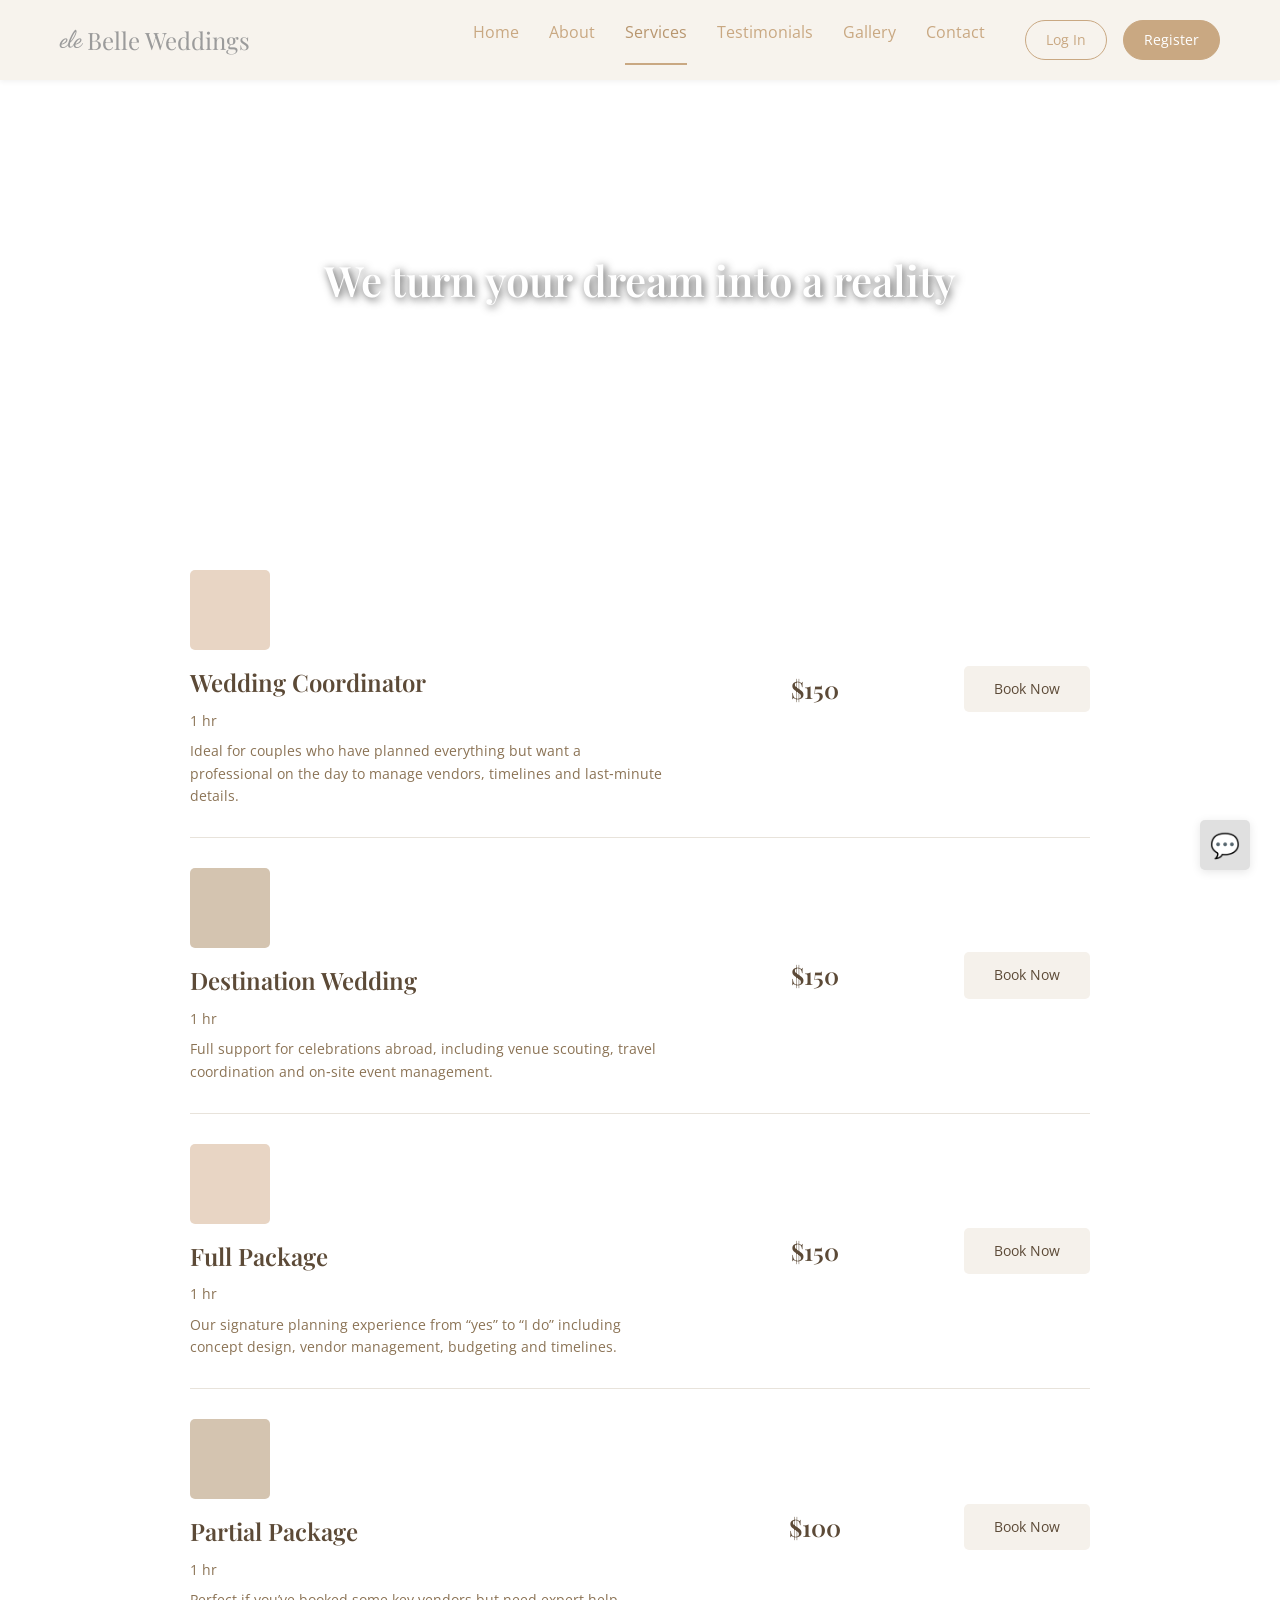
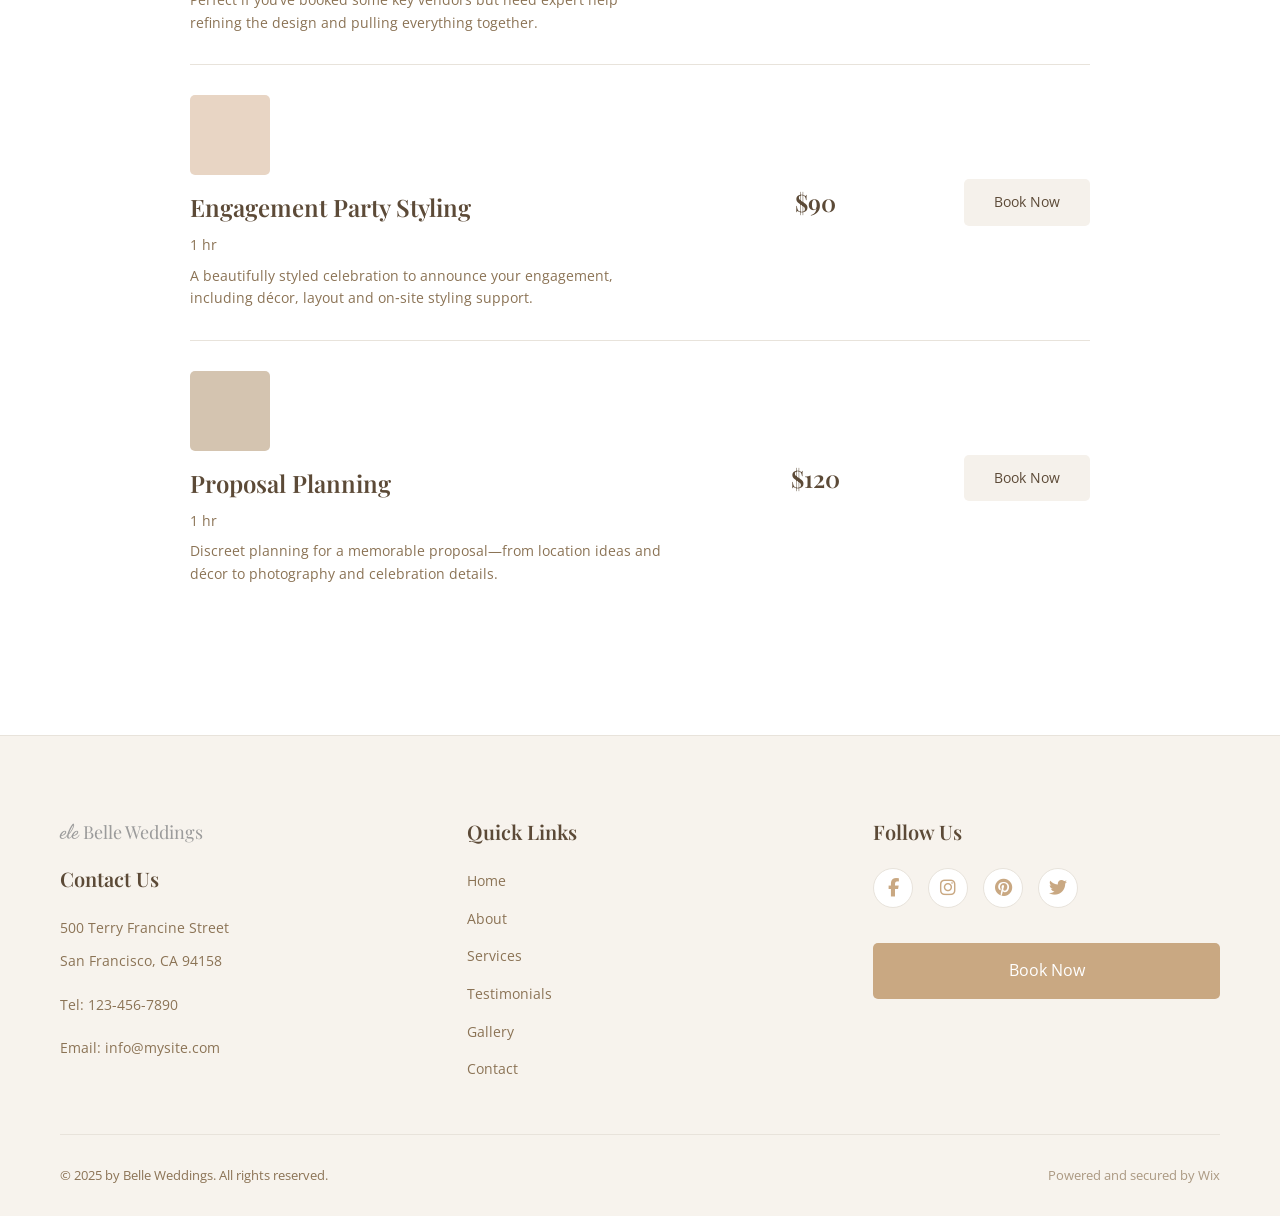
<file: services.html>
<!DOCTYPE html>
<html lang="en">
<head>
    <meta charset="UTF-8">
    <meta name="viewport" content="width=device-width, initial-scale=1.0">
    <link rel="icon" type="image/svg+xml" href="favicon.svg">
    <link rel="icon" type="image/png" sizes="32x32" href="favicon.png">
    <title>Services - Belle Weddings</title>
    <link rel="stylesheet" href="styles.css">
    <link rel="preconnect" href="https://fonts.googleapis.com">
    <link rel="preconnect" href="https://fonts.gstatic.com" crossorigin>
    <link href="https://fonts.googleapis.com/css2?family=Dancing+Script:wght@400;600;700&family=Playfair+Display:wght@400;600;700&family=Open+Sans:wght@300;400;600&display=swap" rel="stylesheet">
    <link rel="stylesheet" href="https://cdnjs.cloudflare.com/ajax/libs/font-awesome/6.4.0/css/all.min.css">
</head>
<body>
    <!-- Header -->
    <header class="header">
        <div class="container">
            <a href="index.html" class="logo">
                <span class="logo-ele">ele</span>
                <span class="logo-text">Belle Weddings</span>
            </a>
            <button class="menu-toggle" aria-label="Toggle menu" id="menuToggle">
                <span></span>
                <span></span>
                <span></span>
            </button>
            <nav class="nav" id="mainNav">
                <a href="index.html" class="nav-link">Home</a>
                <a href="about.html" class="nav-link">About</a>
                <a href="services.html" class="nav-link active">Services</a>
                <a href="testimonials.html" class="nav-link">Testimonials</a>
                <a href="gallery.html" class="nav-link">Gallery</a>
                <a href="contact.html" class="nav-link">Contact</a>
                <div class="nav-login-section">
                    <a href="login.html" class="nav-login-btn">Log In</a>
                    <a href="register.html" class="nav-register-btn">Register</a>
                </div>
            </nav>
            
        </div>
    </header>

    <!-- Services Hero -->
    <section class="services-hero">
        <div class="services-hero-image">
            <div class="services-hero-overlay">
                <h2 class="services-hero-text">We turn your dream into a reality</h2>
            </div>
        </div>
    </section>

    <!-- Services List -->
    <section class="services-section">
        <div class="container">
            <div class="services-list">
                <div class="service-item">
                    <div class="service-info">
                        <div class="service-thumbnail service-img-1"></div>
                        <h3 class="service-name">Wedding Coordinator</h3>
                        <span class="service-duration">1 hr</span>
                        <p class="service-description">
                            Ideal for couples who have planned everything but want a professional
                            on the day to manage vendors, timelines and last‑minute details.
                        </p>
                    </div>
                    <div class="service-price">$150</div>
                    <a href="contact.html" class="btn-service">Book Now</a>
                </div>
                <div class="service-item">
                    <div class="service-info">
                        <div class="service-thumbnail service-img-2"></div>
                        <h3 class="service-name">Destination Wedding</h3>
                        <span class="service-duration">1 hr</span>
                        <p class="service-description">
                            Full support for celebrations abroad, including venue scouting,
                            travel coordination and on‑site event management.
                        </p>
                    </div>
                    <div class="service-price">$150</div>
                    <a href="contact.html" class="btn-service">Book Now</a>
                </div>
                <div class="service-item">
                    <div class="service-info">
                        <div class="service-thumbnail service-img-3"></div>
                        <h3 class="service-name">Full Package</h3>
                        <span class="service-duration">1 hr</span>
                        <p class="service-description">
                            Our signature planning experience from “yes” to “I do” including
                            concept design, vendor management, budgeting and timelines.
                        </p>
                    </div>
                    <div class="service-price">$150</div>
                    <a href="contact.html" class="btn-service">Book Now</a>
                </div>
                <div class="service-item">
                    <div class="service-info">
                        <div class="service-thumbnail service-img-4"></div>
                        <h3 class="service-name">Partial Package</h3>
                        <span class="service-duration">1 hr</span>
                        <p class="service-description">
                            Perfect if you’ve booked some key vendors but need expert help
                            refining the design and pulling everything together.
                        </p>
                    </div>
                    <div class="service-price">$100</div>
                    <a href="contact.html" class="btn-service">Book Now</a>
                </div>
                <div class="service-item">
                    <div class="service-info">
                        <div class="service-thumbnail service-img-5"></div>
                        <h3 class="service-name">Engagement Party Styling</h3>
                        <span class="service-duration">1 hr</span>
                        <p class="service-description">
                            A beautifully styled celebration to announce your engagement,
                            including décor, layout and on‑site styling support.
                        </p>
                    </div>
                    <div class="service-price">$90</div>
                    <a href="contact.html" class="btn-service">Book Now</a>
                </div>
                <div class="service-item">
                    <div class="service-info">
                        <div class="service-thumbnail service-img-6"></div>
                        <h3 class="service-name">Proposal Planning</h3>
                        <span class="service-duration">1 hr</span>
                        <p class="service-description">
                            Discreet planning for a memorable proposal—from location ideas
                            and décor to photography and celebration details.
                        </p>
                    </div>
                    <div class="service-price">$120</div>
                    <a href="contact.html" class="btn-service">Book Now</a>
                </div>
            </div>
        </div>
    </section>

    <!-- Footer -->
    <footer class="footer">
        <div class="container">
            <div class="footer-main">
                <div class="footer-content">
                    <div class="footer-column">
                        <a href="index.html" class="footer-logo">
                            <span class="logo-ele">ele</span>
                            <span class="logo-text">Belle Weddings</span>
                        </a>
                        <h3 class="footer-heading">Contact Us</h3>
                        <p>500 Terry Francine Street</p>
                        <p>San Francisco, CA 94158</p>
                        <p class="footer-contact">Tel: 123-456-7890</p>
                        <p class="footer-contact">Email: info@mysite.com</p>
                    </div>
                    <div class="footer-column">
                        <h3 class="footer-heading">Quick Links</h3>
                        <ul class="footer-links">
                            <li><a href="index.html">Home</a></li>
                            <li><a href="about.html">About</a></li>
                            <li><a href="services.html">Services</a></li>
                            <li><a href="testimonials.html">Testimonials</a></li>
                            <li><a href="gallery.html">Gallery</a></li>
                            <li><a href="contact.html">Contact</a></li>
                        </ul>
                    </div>
                    <div class="footer-column">
                        <h3 class="footer-heading">Follow Us</h3>
                        <div class="social-links">
                            <a href="#" class="social-link" aria-label="Facebook"><i class="fab fa-facebook-f"></i></a>
                            <a href="#" class="social-link" aria-label="Instagram"><i class="fab fa-instagram"></i></a>
                            <a href="#" class="social-link" aria-label="Pinterest"><i class="fab fa-pinterest"></i></a>
                            <a href="#" class="social-link" aria-label="Twitter"><i class="fab fa-twitter"></i></a>
                        </div>
                        <div class="footer-cta">
                            <a href="contact.html" class="btn-primary btn-footer">Book Now</a>
                        </div>
                    </div>
                </div>
            </div>
            <div class="footer-bottom">
                <p>© 2025 by Belle Weddings. All rights reserved.</p>
                <p class="footer-powered">Powered and secured by Wix</p>
            </div>
        </div>
    </footer>

    <!-- Chat Icon -->
    <div class="chat-icon">💬</div>

    <script src="script.js"></script>
</body>
</html>
</file>
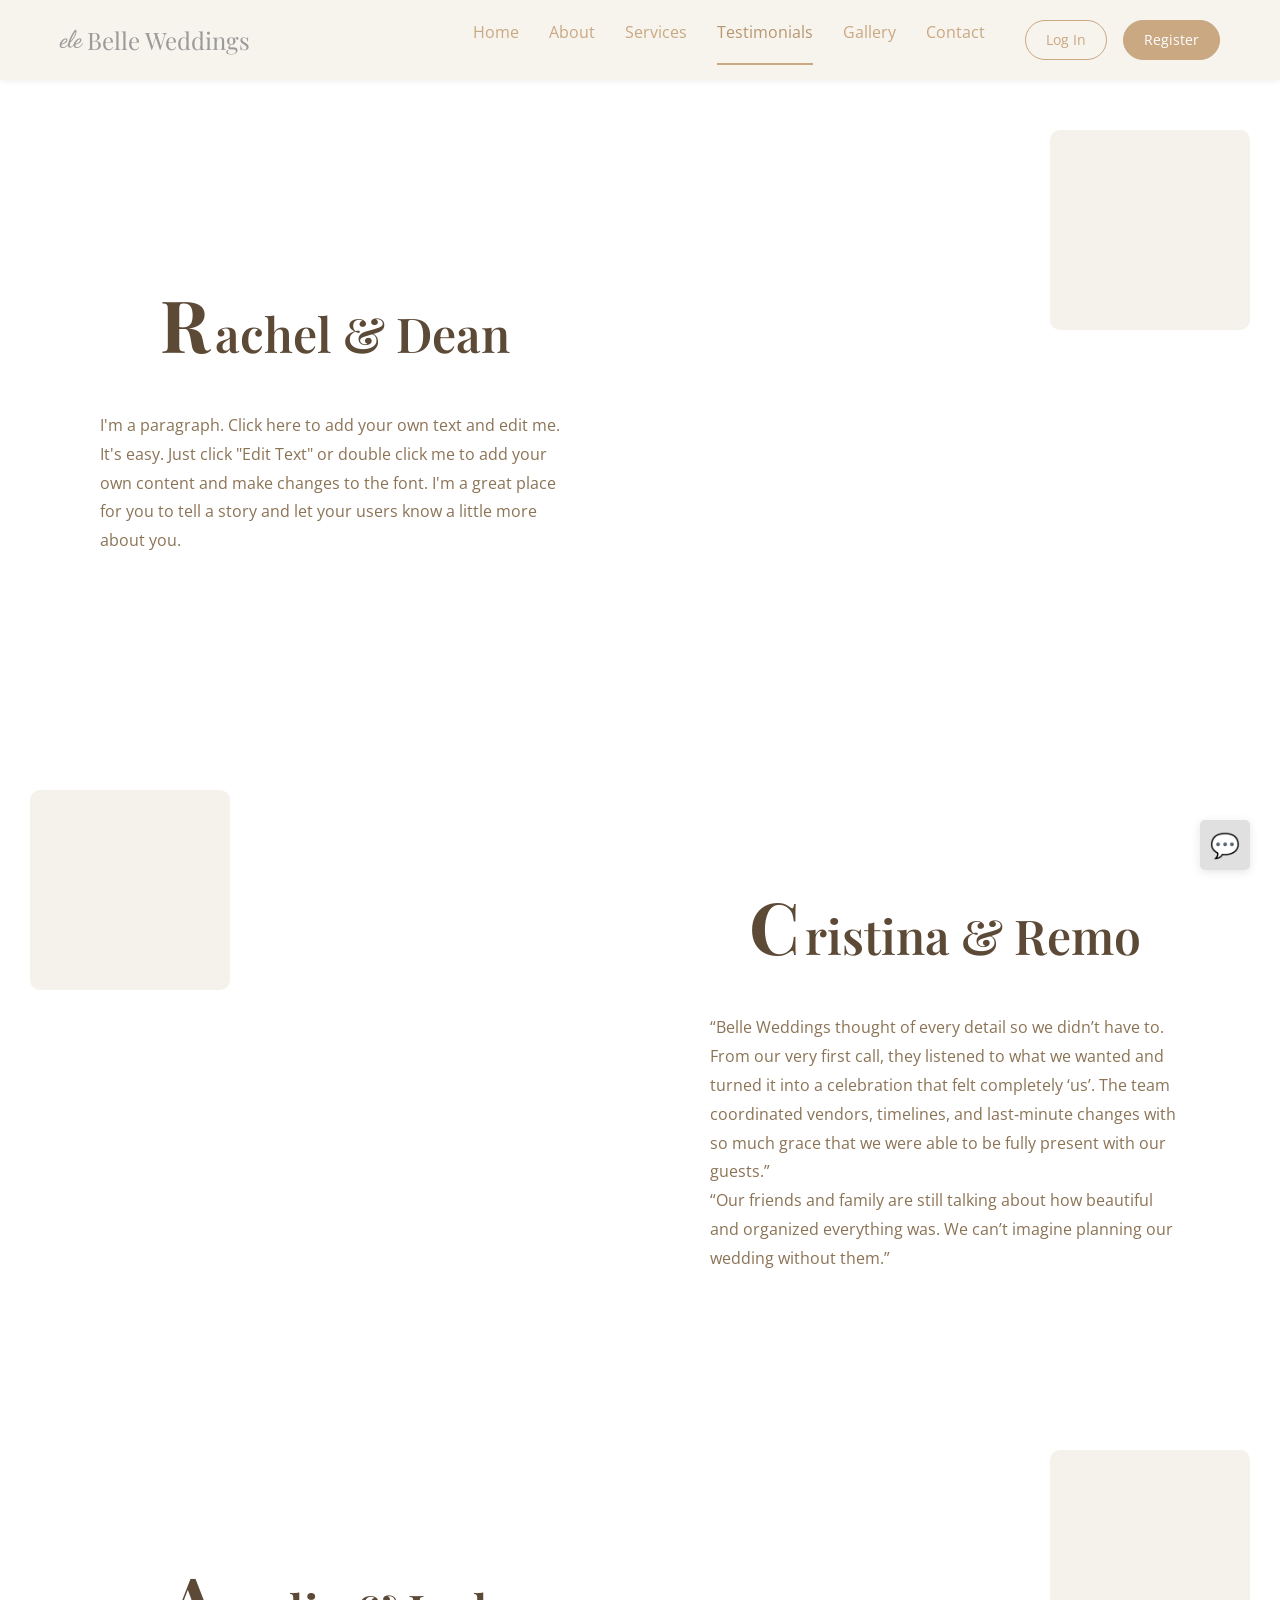
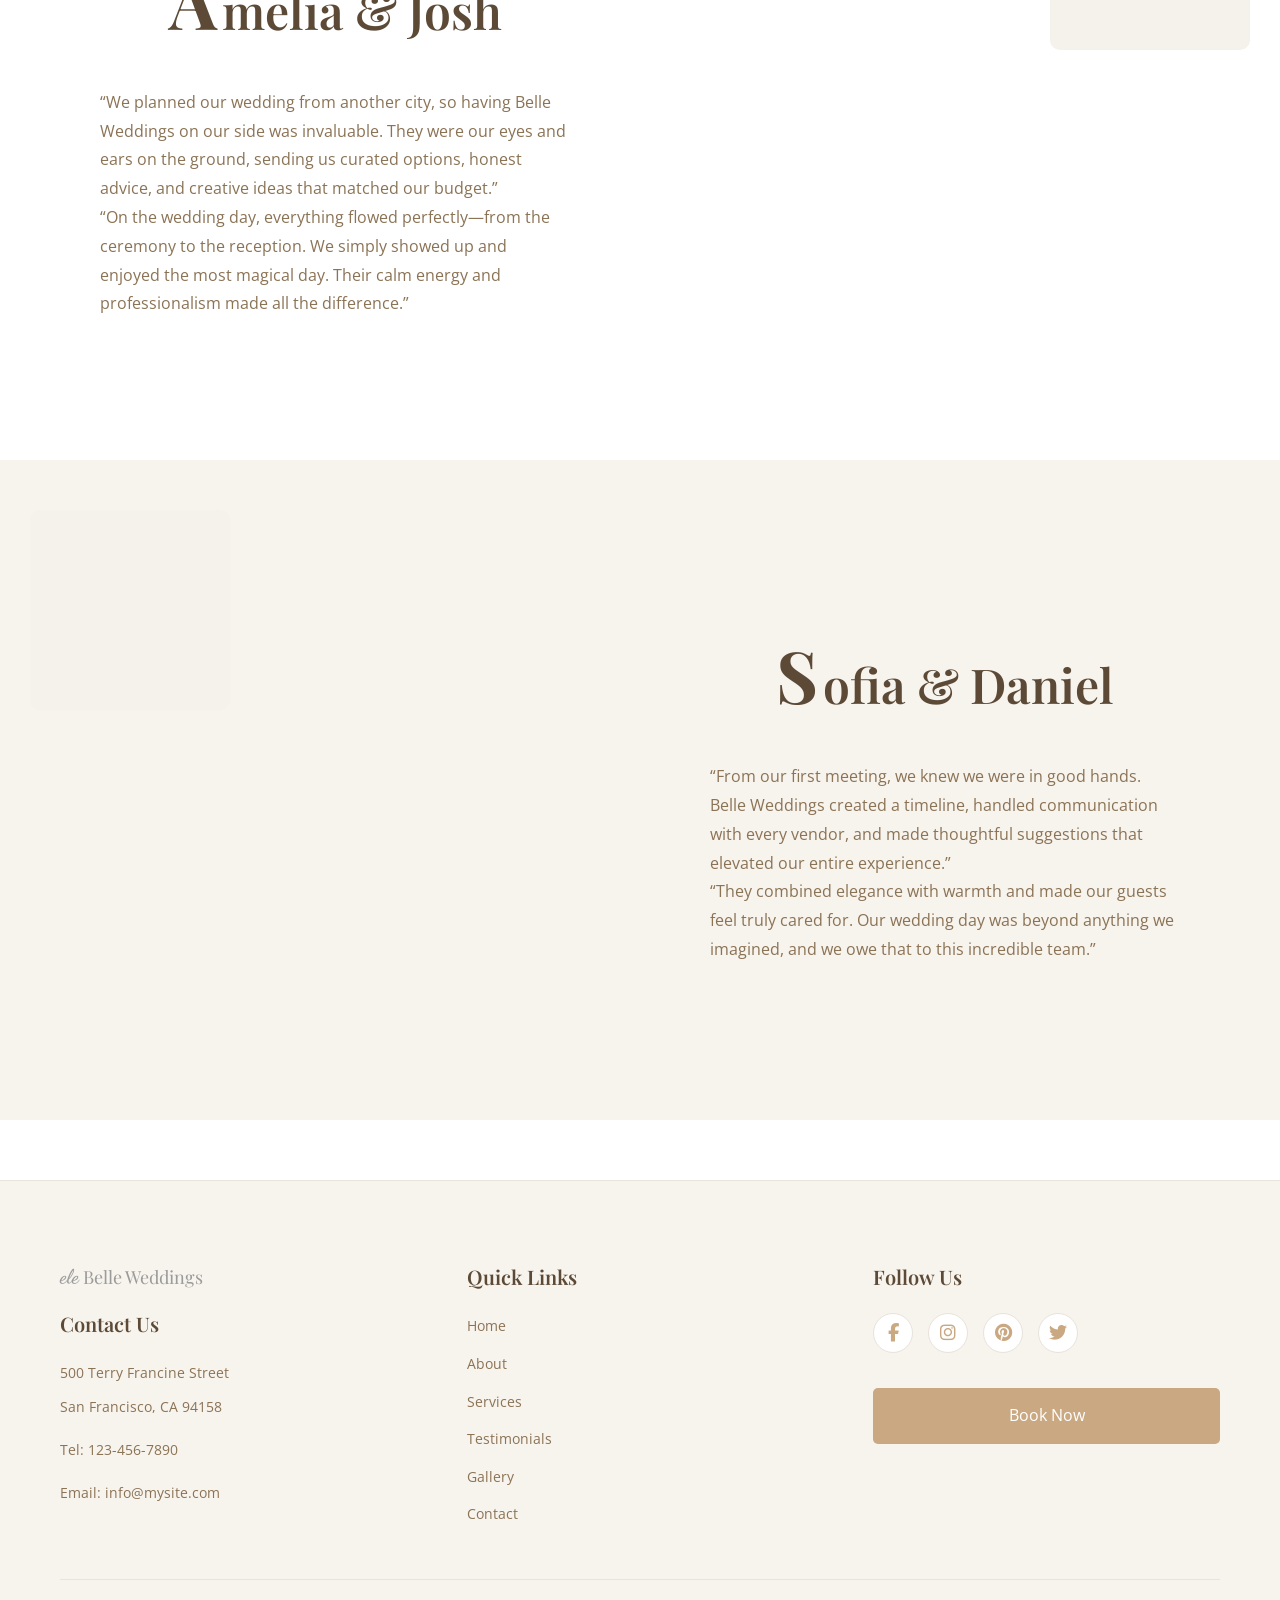
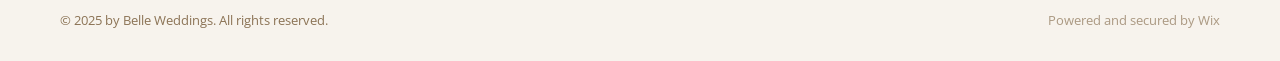
<file: testimonials.html>
<!DOCTYPE html>
<html lang="en">
<head>
    <meta charset="UTF-8">
    <meta name="viewport" content="width=device-width, initial-scale=1.0">
    <link rel="icon" type="image/svg+xml" href="favicon.svg">
    <link rel="icon" type="image/png" sizes="32x32" href="favicon.png">
    <title>Testimonials - Belle Weddings</title>
    <link rel="stylesheet" href="styles.css">
    <link rel="preconnect" href="https://fonts.googleapis.com">
    <link rel="preconnect" href="https://fonts.gstatic.com" crossorigin>
    <link href="https://fonts.googleapis.com/css2?family=Dancing+Script:wght@400;600;700&family=Playfair+Display:wght@400;600;700&family=Open+Sans:wght@300;400;600&display=swap" rel="stylesheet">
    <link rel="stylesheet" href="https://cdnjs.cloudflare.com/ajax/libs/font-awesome/6.4.0/css/all.min.css">
</head>
<body class="testimonials-page">
    <!-- Header -->
    <header class="header">
        <div class="container">
            <a href="index.html" class="logo">
                <span class="logo-ele">ele</span>
                <span class="logo-text">Belle Weddings</span>
            </a>
            <button class="menu-toggle" aria-label="Toggle menu" id="menuToggle">
                <span></span>
                <span></span>
                <span></span>
            </button>
            <nav class="nav" id="mainNav">
                <a href="index.html" class="nav-link">Home</a>
                <a href="about.html" class="nav-link">About</a>
                <a href="services.html" class="nav-link">Services</a>
                <a href="testimonials.html" class="nav-link active">Testimonials</a>
                <a href="gallery.html" class="nav-link">Gallery</a>
                <a href="contact.html" class="nav-link">Contact</a>
                <div class="nav-login-section">
                    <a href="login.html" class="nav-login-btn">Log In</a>
                    <a href="register.html" class="nav-register-btn">Register</a>
                </div>
            </nav>
          
        </div>
    </header>

    <!-- Testimonial 1 -->
    <section class="content-section">
        <div class="container">
            <div class="content-row">
                <div class="content-text">
                    <h2 class="section-title">
                        <span class="decorative-letter">R</span>achel & Dean
                    </h2>
                    <p class="section-text">
                        I'm a paragraph. Click here to add your own text and edit me. It's easy. Just click "Edit Text" or double click me to add your own content and make changes to the font. I'm a great place for you to tell a story and let your users know a little more about you.
                    </p>
                </div>
                <div class="content-image-wrapper">
                    <div class="decorative-shape shape-top-right"></div>
                    <div class="content-image testimonial-image-1"></div>
                </div>
            </div>
        </div>
    </section>

    <!-- Testimonial 2 -->
    <section class="content-section">
        <div class="container">
            <div class="content-row reverse">
                <div class="content-text">
                    <h2 class="section-title">
                        <span class="decorative-letter">C</span>ristina & Remo
                    </h2>
                    <p class="section-text">
                        “Belle Weddings thought of every detail so we didn’t have to. From our very first call, they listened to what we wanted and turned it into a celebration that felt completely ‘us’. The team coordinated vendors, timelines, and last‑minute changes with so much grace that we were able to be fully present with our guests.”
                    </p>
                    <p class="section-text">
                        “Our friends and family are still talking about how beautiful and organized everything was. We can’t imagine planning our wedding without them.”
                    </p>
                </div>
                <div class="content-image-wrapper">
                    <div class="decorative-shape shape-top-left"></div>
                    <div class="content-image testimonial-image-2"></div>
                </div>
            </div>
        </div>
    </section>

    <!-- Testimonial 3 -->
    <section class="content-section">
        <div class="container">
            <div class="content-row">
                <div class="content-text">
                    <h2 class="section-title">
                        <span class="decorative-letter">A</span>melia & Josh
                    </h2>
                    <p class="section-text">
                        “We planned our wedding from another city, so having Belle Weddings on our side was invaluable. They were our eyes and ears on the ground, sending us curated options, honest advice, and creative ideas that matched our budget.”
                    </p>
                    <p class="section-text">
                        “On the wedding day, everything flowed perfectly—from the ceremony to the reception. We simply showed up and enjoyed the most magical day. Their calm energy and professionalism made all the difference.”
                    </p>
                </div>
                <div class="content-image-wrapper">
                    <div class="decorative-shape shape-top-right"></div>
                    <div class="content-image testimonial-image-1"></div>
                </div>
            </div>
        </div>
    </section>

    <!-- Testimonial 4 -->
    <section class="content-section" style="background-color: var(--color-beige-light);">
        <div class="container">
            <div class="content-row reverse">
                <div class="content-text">
                    <h2 class="section-title">
                        <span class="decorative-letter">S</span>ofia & Daniel
                    </h2>
                    <p class="section-text">
                        “From our first meeting, we knew we were in good hands. Belle Weddings created a timeline, handled communication with every vendor, and made thoughtful suggestions that elevated our entire experience.”
                    </p>
                    <p class="section-text">
                        “They combined elegance with warmth and made our guests feel truly cared for. Our wedding day was beyond anything we imagined, and we owe that to this incredible team.”
                    </p>
                </div>
                <div class="content-image-wrapper">
                    <div class="decorative-shape shape-top-left"></div>
                    <div class="content-image testimonial-image-2"></div>
                </div>
            </div>
        </div>
    </section>

    <!-- Footer -->
    <footer class="footer">
        <div class="container">
            <div class="footer-main">
                <div class="footer-content">
                    <div class="footer-column">
                        <a href="index.html" class="footer-logo">
                            <span class="logo-ele">ele</span>
                            <span class="logo-text">Belle Weddings</span>
                        </a>
                        <h3 class="footer-heading">Contact Us</h3>
                        <p>500 Terry Francine Street</p>
                        <p>San Francisco, CA 94158</p>
                        <p class="footer-contact">Tel: 123-456-7890</p>
                        <p class="footer-contact">Email: info@mysite.com</p>
                    </div>
                    <div class="footer-column">
                        <h3 class="footer-heading">Quick Links</h3>
                        <ul class="footer-links">
                            <li><a href="index.html">Home</a></li>
                            <li><a href="about.html">About</a></li>
                            <li><a href="services.html">Services</a></li>
                            <li><a href="testimonials.html">Testimonials</a></li>
                            <li><a href="gallery.html">Gallery</a></li>
                            <li><a href="contact.html">Contact</a></li>
                        </ul>
                    </div>
                    <div class="footer-column">
                        <h3 class="footer-heading">Follow Us</h3>
                        <div class="social-links">
                            <a href="#" class="social-link" aria-label="Facebook"><i class="fab fa-facebook-f"></i></a>
                            <a href="#" class="social-link" aria-label="Instagram"><i class="fab fa-instagram"></i></a>
                            <a href="#" class="social-link" aria-label="Pinterest"><i class="fab fa-pinterest"></i></a>
                            <a href="#" class="social-link" aria-label="Twitter"><i class="fab fa-twitter"></i></a>
                        </div>
                        <div class="footer-cta">
                            <a href="contact.html" class="btn-primary btn-footer">Book Now</a>
                        </div>
                    </div>
                </div>
            </div>
            <div class="footer-bottom">
                <p>© 2025 by Belle Weddings. All rights reserved.</p>
                <p class="footer-powered">Powered and secured by Wix</p>
            </div>
        </div>
    </footer>

    <!-- Chat Icon -->
    <div class="chat-icon">💬</div>

    <script src="script.js"></script>
</body>
</html>
</file>
<file: styles.css>
/* Reset and Base Styles */
* {
    margin: 0;
    padding: 0;
    box-sizing: border-box;
}

:root {
    --color-beige: #F5F1EB;
    --color-beige-light: #F7F3ED;
    --color-beige-dark: #E8E3DB;
    --color-brown: #C9A882;
    --color-brown-dark: #B8966F;
    --color-text: #5C4A37;
    --color-text-light: #8B7355;
    --color-white: #FFFFFF;
}

body {
    font-family: 'Open Sans', sans-serif;
    color: var(--color-text);
    background-color: var(--color-white);
    line-height: 1.6;
}

.container {
    max-width: 1200px;
    margin: 0 auto;
    padding: 0 20px;
}

/* Header */
.header {
    background-color: var(--color-beige-light);
    padding: 20px 0;
    position: sticky;
    top: 0;
    z-index: 1000;
    box-shadow: 0 2px 5px rgba(0, 0, 0, 0.05);
}

.header .container {
    display: flex;
    justify-content: space-between;
    align-items: center;
}

.logo {
    display: flex;
    align-items: center;
    font-size: 24px;
    text-decoration: none;
    cursor: pointer;
    transition: opacity 0.3s;
}

.logo:hover {
    opacity: 0.8;
}

.logo-ele {
    font-family: 'Dancing Script', cursive;
    font-weight: 600;
    color: #9B9B9B;
    margin-right: 5px;
}

.logo-text {
    font-family: 'Playfair Display', serif;
    color: #9B9B9B;
    font-weight: 400;
}

.nav {
    display: flex;
    gap: 30px;
}

.nav-link {
    text-decoration: none;
    color: var(--color-brown);
    font-size: 16px;
    font-weight: 400;
    transition: color 0.3s;
    position: relative;
}

.nav-link:hover,
.nav-link.active {
    color: var(--color-brown-dark);
}

.nav-link.active::after {
    content: '';
    position: absolute;
    bottom: -5px;
    left: 0;
    right: 0;
    height: 2px;
    background-color: var(--color-brown);
}

.nav-login-section {
    display: flex;
    align-items: center;
    gap: 16px;
    margin-left: 10px;
}

.nav-login-btn,
.nav-register-btn {
    display: inline-block;
    padding: 8px 20px;
    text-decoration: none;
    border-radius: 20px;
    font-size: 14px;
    font-weight: 400;
    transition: all 0.3s;
    text-align: center;
    white-space: nowrap;
    border: 1px solid var(--color-brown);
}

.nav-login-btn {
    background-color: transparent;
    color: var(--color-brown);
}

.nav-login-btn:hover {
    background-color: var(--color-brown);
    color: var(--color-white);
}

.nav-register-btn {
    background-color: var(--color-brown);
    color: var(--color-white);
    border-color: var(--color-brown);
}

.nav-register-btn:hover {
    background-color: var(--color-brown-dark);
    border-color: var(--color-brown-dark);
}

.login-section {
    display: none;
    align-items: center;
    gap: 12px;
}

.user-icon {
    width: 24px;
    height: 24px;
    display: flex;
    align-items: center;
    justify-content: center;
    font-size: 18px;
}

.login-link,
.register-link {
    text-decoration: none;
    color: var(--color-brown);
    font-size: 16px;
    transition: color 0.3s;
}

.login-link:hover,
.register-link:hover {
    color: var(--color-brown-dark);
}

/* Mobile Menu Toggle Button */
.menu-toggle {
    display: none;
    flex-direction: column;
    justify-content: space-around;
    width: 30px;
    height: 30px;
    background: transparent;
    border: none;
    cursor: pointer;
    padding: 0;
    z-index: 1001;
    position: relative;
}

.menu-toggle span {
    width: 100%;
    height: 3px;
    background-color: var(--color-brown);
    border-radius: 3px;
    transition: all 0.3s ease;
    transform-origin: center;
}

.menu-toggle.active span:nth-child(1) {
    transform: rotate(45deg) translate(8px, 8px);
}

.menu-toggle.active span:nth-child(2) {
    opacity: 0;
}

.menu-toggle.active span:nth-child(3) {
    transform: rotate(-45deg) translate(8px, -8px);
}

/* Hero Section */
.hero {
    position: relative;
    width: 100%;
    height: 90vh;
    min-height: 600px;
    overflow: hidden;
}

.hero-image {
    width: 100%;
    height: 100%;
    background: linear-gradient(135deg, #8B6F47 0%, #A0826D 100%);
    background-image: url('https://images.unsplash.com/photo-1519167758481-83f550bb49b3?w=1920&q=80');
    background-size: cover;
    background-position: center;
    position: relative;
}

.hero-overlay {
    position: absolute;
    top: 50%;
    left: 50%;
    transform: translate(-50%, -50%);
    text-align: center;
    color: var(--color-white);
    z-index: 2;
}

.hero-title {
    font-family: 'Dancing Script', cursive;
    font-size: 80px;
    font-weight: 700;
    margin-bottom: 20px;
    text-shadow: 2px 2px 4px rgba(0, 0, 0, 0.3);
}

.hero-subtitle {
    font-family: 'Open Sans', sans-serif;
    font-size: 24px;
    font-weight: 400;
    margin-bottom: 40px;
    letter-spacing: 2px;
    text-shadow: 2px 2px 6px rgba(0, 0, 0, 0.5);
    color: var(--color-white);
}

/* Buttons */
.btn-primary {
    display: inline-block;
    padding: 15px 40px;
    background-color: var(--color-brown);
    color: var(--color-white);
    text-decoration: none;
    border-radius: 5px;
    font-size: 16px;
    font-weight: 400;
    transition: background-color 0.3s;
    border: none;
    cursor: pointer;
}

.btn-primary:hover {
    background-color: var(--color-brown-dark);
}

.btn-service {
    display: inline-block;
    padding: 12px 30px;
    background-color: var(--color-beige);
    color: var(--color-text);
    text-decoration: none;
    border-radius: 5px;
    font-size: 14px;
    font-weight: 400;
    transition: all 0.3s;
    border: none;
    cursor: pointer;
}

.btn-service:hover {
    background-color: var(--color-beige-dark);
    color: var(--color-brown-dark);
}

/* Content Sections */
.content-section {
    padding: 80px 0;
    background-color: var(--color-white);
}

.content-row {
    display: grid;
    grid-template-columns: 1fr 1fr;
    gap: 60px;
    align-items: center;
}

.content-row.reverse {
    direction: rtl;
}

.content-row.reverse > * {
    direction: ltr;
}

.content-text {
    padding: 40px;
}

.section-title {
    font-family: 'Playfair Display', serif;
    font-size: 48px;
    font-weight: 600;
    margin-bottom: 30px;
    color: var(--color-text);
}

/* Center align headings on about page */
.about-page .section-title {
    text-align: center;
}

/* Center align headings on testimonials page */
.testimonials-page .section-title {
    text-align: center;
}

.decorative-letter {
    font-size: 72px;
    font-weight: 700;
    display: inline-block;
    margin-right: 5px;
}

.section-text {
    font-family: 'Open Sans', sans-serif;
    font-size: 16px;
    line-height: 1.8;
    color: var(--color-text-light);
}

.content-image-wrapper {
    position: relative;
    width: 100%;
    height: 500px;
}

.content-image {
    width: 100%;
    height: 100%;
    object-fit: cover;
    border-radius: 5px;
    position: relative;
    z-index: 2;
}

/* Decorative Shapes */
.decorative-shape {
    position: absolute;
    background-color: var(--color-beige);
    z-index: 1;
    border-radius: 10px;
}

.shape-top-right {
    top: -30px;
    right: -30px;
    width: 200px;
    height: 200px;
}

.shape-top-left {
    top: -30px;
    left: -30px;
    width: 200px;
    height: 200px;
}

/* Placeholder Images */
.about-image-1 {
    background: linear-gradient(135deg, #E8D5C4 0%, #D4C4B0 100%);
    background-image: url('https://images.unsplash.com/photo-1494790108377-be9c29b29330?w=800&q=80');
    background-size: cover;
    background-position: center;
}

.about-image-2 {
    background: linear-gradient(135deg, #E8D5C4 0%, #D4C4B0 100%);
    background-image: url('https://images.unsplash.com/photo-1519167758481-83f550bb49b3?w=800&q=80');
    background-size: cover;
    background-position: center;
}

.testimonial-image-1 {
    background: linear-gradient(135deg, #E8D5C4 0%, #D4C4B0 100%);
    background-image: url('https://images.unsplash.com/photo-1519741497674-611481863552?w=800&q=80');
    background-size: cover;
    background-position: center;
}

.testimonial-image-2 {
    background: linear-gradient(135deg, #E8D5C4 0%, #D4C4B0 100%);
    background-image: url('https://images.unsplash.com/photo-1511285560929-80b456fea0bc?w=800&q=80');
    background-size: cover;
    background-position: center;
}

.contact-image-1 {
    background: linear-gradient(135deg, #E8D5C4 0%, #D4C4B0 100%);
    background-image: url('https://images.unsplash.com/photo-1519167758481-83f550bb49b3?w=800&q=80');
    background-size: cover;
    background-position: center;
}

/* Services Section */
.services-hero {
    width: 100%;
    height: 400px;
    position: relative;
    overflow: hidden;
}

.services-hero-image {
    width: 100%;
    height: 100%;
    background: linear-gradient(135deg, #8B6F47 0%, #A0826D 100%);
    background-image: url('https://images.unsplash.com/photo-1519167758481-83f550bb49b3?w=1920&q=80');
    background-size: cover;
    background-position: center;
    position: relative;
}

.services-hero-overlay {
    position: absolute;
    top: 50%;
    left: 50%;
    transform: translate(-50%, -50%);
    z-index: 2;
    text-align: center;
    width: 90%;
    max-width: 800px;
}

.services-hero-text {
    font-family: 'Playfair Display', serif;
    font-size: 42px;
    font-weight: 600;
    color: var(--color-white);
    text-shadow: 2px 2px 8px rgba(0, 0, 0, 0.7);
    text-align: center;
    line-height: 1.3;
}

.services-section {
    padding: 60px 0;
    background-color: var(--color-white);
}

.services-list {
    max-width: 900px;
    margin: 0 auto;
}

.service-item {
    display: grid;
    grid-template-columns: 2fr 1fr auto;
    gap: 30px;
    align-items: center;
    padding: 30px 0;
    border-bottom: 1px solid var(--color-beige-dark);
}

.service-item:last-child {
    border-bottom: none;
}

.service-info {
    display: flex;
    flex-direction: column;
    gap: 8px;
}

.service-name {
    font-family: 'Playfair Display', serif;
    font-size: 24px;
    font-weight: 600;
    color: var(--color-text);
}

.service-duration {
    font-family: 'Open Sans', sans-serif;
    font-size: 14px;
    color: var(--color-text-light);
}

.service-price {
    font-family: 'Playfair Display', serif;
    font-size: 24px;
    font-weight: 600;
    color: var(--color-text);
    text-align: center;
}

.service-thumbnail {
    width: 80px;
    height: 80px;
    border-radius: 5px;
    background-size: cover;
    background-position: center;
    background-repeat: no-repeat;
    margin-bottom: 5px;
    display: block;
    background-color: var(--color-beige);
}

.service-img-1 {
    background-image: url('https://images.unsplash.com/photo-1519167758481-83f550bb49b3?w=400&h=400&fit=crop') !important;
    background-color: #E8D5C4;
}

.service-img-2 {
    background-image: url('https://images.unsplash.com/photo-1519741497674-611481863552?w=400&h=400&fit=crop') !important;
    background-color: #D4C4B0;
}

.service-img-3 {
    background-image: url('https://images.pexels.com/photos/3923073/pexels-photo-3923073.jpeg') !important;
    background-color: #E8D5C4;
}

.service-img-4 {
    background-image: url('https://images.unsplash.com/photo-1511285560929-80b456fea0bc?w=400&h=400&fit=crop') !important;
    background-color: #D4C4B0;
}

.service-img-5 {
    background-image: url('https://images.pexels.com/photos/32854438/pexels-photo-32854438.jpeg') !important;
    background-color: #E8D5C4;
}

.service-img-6 {
    background-image: url('https://images.pexels.com/photos/10839031/pexels-photo-10839031.jpeg') !important;
    background-color: #D4C4B0;
}

.service-description {
    font-family: 'Open Sans', sans-serif;
    font-size: 14px;
    color: var(--color-text-light);
}

/* Gallery Section */
.gallery-hero {
    display: grid;
    grid-template-columns: 1fr;
    height: 500px;
    width: 100%;
    max-width: 100%;
    margin: 0 auto;
    padding: 0;
    position: relative;
}

.gallery-hero-left {
    display: none;
}

.gallery-hero-right {
    position: relative;
    overflow: hidden;
    width: 100%;
    grid-column: 1;
}

.gallery-hero-image {
    width: 100%;
    height: 100%;
    background: linear-gradient(135deg, #8B6F47 0%, #A0826D 100%);
    background-image: url('https://images.unsplash.com/photo-1519167758481-83f550bb49b3?w=1920&q=80');
    background-size: cover;
    background-position: center center;
    background-repeat: no-repeat;
    position: relative;
    display: flex;
    align-items: center;
    justify-content: center;
    margin: 0 auto;
    object-fit: cover;
}

.gallery-hero-text {
    position: absolute;
    top: 50%;
    left: 50%;
    transform: translate(-50%, -50%);
    font-family: 'Dancing Script', cursive;
    font-size: 56px;
    font-weight: 600;
    color: var(--color-white);
    text-shadow: 2px 2px 6px rgba(0, 0, 0, 0.6);
    text-align: center;
    white-space: nowrap;
}

.gallery-section {
    padding: 60px 0;
    background-color: var(--color-beige-light);
}

.gallery-grid {
    display: grid;
    grid-template-columns: repeat(2, 1fr);
    gap: 30px;
}

.gallery-item {
    width: 100%;
    height: 400px;
    background-size: cover;
    background-position: center;
    border-radius: 5px;
    overflow: hidden;
}

.gallery-item-1 {
    background: linear-gradient(135deg, #E8D5C4 0%, #D4C4B0 100%);
    background-image: url('https://images.unsplash.com/photo-1519167758481-83f550bb49b3?w=800&q=80');
}

.gallery-item-2 {
    background: linear-gradient(135deg, #E8D5C4 0%, #D4C4B0 100%);
    background-image: url('https://images.unsplash.com/photo-1519741497674-611481863552?w=800&q=80');
}

.gallery-item-3 {
    background: linear-gradient(135deg, #E8D5C4 0%, #D4C4B0 100%);
    background-image: url('https://images.unsplash.com/photo-1519167758481-83f550bb49b3?w=800&q=80');
}

.gallery-item-4 {
    background: linear-gradient(135deg, #E8D5C4 0%, #D4C4B0 100%);
    background-image: url('https://images.unsplash.com/photo-1511285560929-80b456fea0bc?w=800&q=80');
}

.gallery-item-5 {
    background: linear-gradient(135deg, #E8D5C4 0%, #D4C4B0 100%);
    background-image: url('https://images.unsplash.com/photo-1522673999312-93aa42d5ad87?w=800&q=80');
}

.gallery-item-6 {
    background: linear-gradient(135deg, #E8D5C4 0%, #D4C4B0 100%);
    background-image: url('https://images.unsplash.com/photo-1529634316483-97c69d0a55fe?w=800&q=80');
}

.gallery-item-7 {
    background: linear-gradient(135deg, #E8D5C4 0%, #D4C4B0 100%);
    background-image: url('https://images.unsplash.com/photo-1529634806980-85c3b08a6a1a?w=800&q=80');
}

.gallery-item-8 {
    background: linear-gradient(135deg, #E8D5C4 0%, #D4C4B0 100%);
    background-image: url('https://images.unsplash.com/photo-1530023367847-a683933f4172?w=800&q=80');
}

/* Contact Form */
.contact-form-wrapper {
    position: relative;
    padding: 40px;
    background-color: var(--color-beige);
    border-radius: 5px;
}

.contact-form {
    display: flex;
    flex-direction: column;
    gap: 20px;
    position: relative;
    z-index: 2;
}

.contact-form input,
.contact-form textarea {
    padding: 12px;
    border: 1px solid var(--color-beige-dark);
    border-radius: 3px;
    font-family: 'Open Sans', sans-serif;
    font-size: 14px;
    background-color: var(--color-white);
    color: var(--color-text);
}

.contact-form input:focus,
.contact-form textarea:focus {
    outline: none;
    border-color: var(--color-brown);
}

.contact-form textarea {
    resize: vertical;
    min-height: 120px;
}

.btn-submit {
    align-self: center;
    padding: 12px 36px;
    background-color: var(--color-brown);
    border: none;
    border-radius: 5px;
    color: var(--color-white);
    font-family: 'Open Sans', sans-serif;
    font-size: 16px;
    text-decoration: none;
    cursor: pointer;
    transition: background-color 0.3s;
}

.btn-submit:hover {
    background-color: var(--color-brown-dark);
}

.contact-title {
    font-family: 'Dancing Script', cursive;
    font-size: 56px;
    font-weight: 600;
    text-align: center;
}

.contact-info {
    margin-top: 30px;
}

.contact-info p {
    font-family: 'Open Sans', sans-serif;
    font-size: 16px;
    color: var(--color-text-light);
    margin-bottom: 10px;
}

.contact-item {
    display: flex;
    align-items: flex-start;
    gap: 20px;
    margin-bottom: 30px;
}

.contact-icon {
    color: var(--color-brown);
    font-size: 24px;
    margin-top: 5px;
    min-width: 30px;
}

.contact-label {
    font-family: 'Playfair Display', serif;
    font-size: 20px;
    font-weight: 600;
    color: var(--color-text);
    margin-bottom: 8px;
}

.contact-item p {
    margin: 0;
    line-height: 1.6;
}

.consultation-info {
    margin-top: 30px;
    padding: 25px;
    background-color: var(--color-beige);
    border-radius: 5px;
}

.consultation-title {
    font-family: 'Playfair Display', serif;
    font-size: 24px;
    font-weight: 600;
    color: var(--color-text);
    margin-bottom: 15px;
}

.consultation-list {
    list-style: none;
    padding: 0;
    margin: 0;
}

.consultation-list li {
    font-family: 'Open Sans', sans-serif;
    font-size: 15px;
    color: var(--color-text-light);
    margin-bottom: 12px;
    display: flex;
    align-items: center;
    gap: 10px;
}

.consultation-list li i {
    color: var(--color-brown);
    font-size: 16px;
}

.features-grid {
    display: grid;
    grid-template-columns: repeat(2, 1fr);
    gap: 25px;
    margin-top: 30px;
}

.feature-item {
    text-align: center;
    padding: 20px;
}

.feature-icon {
    font-size: 36px;
    color: var(--color-brown);
    margin-bottom: 15px;
}

.feature-item h4 {
    font-family: 'Playfair Display', serif;
    font-size: 18px;
    font-weight: 600;
    color: var(--color-text);
    margin-bottom: 10px;
}

.feature-item p {
    font-family: 'Open Sans', sans-serif;
    font-size: 14px;
    color: var(--color-text-light);
    line-height: 1.6;
    margin: 0;
}

.contact-cta-wrapper {
    margin-top: 30px;
    text-align: center;
}

.contact-cta {
    display: inline-block;
    padding: 12px 36px;
    background-color: var(--color-brown);
    color: var(--color-white);
    text-decoration: none;
    font-size: 16px;
    border-radius: 5px;
    border: none;
    cursor: pointer;
    transition: background-color 0.3s;
}

.contact-cta:hover {
    background-color: var(--color-brown-dark);
}

/* Footer */
.footer {
    background-color: var(--color-beige-light);
    padding: 80px 0 30px;
    border-top: 1px solid var(--color-beige-dark);
    margin-top: 60px;
}

.footer-main {
    margin-bottom: 40px;
}

.footer-content {
    display: grid;
    grid-template-columns: repeat(3, 1fr);
    gap: 60px;
}

.footer-column {
    display: flex;
    flex-direction: column;
}

.footer-logo {
    display: inline-flex;
    align-items: center;
    margin-bottom: 15px;
    text-decoration: none;
    cursor: pointer;
    transition: opacity 0.3s;
}

.footer-logo:hover {
    opacity: 0.8;
}

.footer-logo .logo-ele {
    font-size: 20px;
    margin-right: 4px;
}

.footer-logo .logo-text {
    font-size: 18px;
}

.footer-heading {
    font-family: 'Playfair Display', serif;
    font-size: 20px;
    font-weight: 600;
    color: var(--color-text);
    margin-bottom: 20px;
}

.footer-column p {
    font-family: 'Open Sans', sans-serif;
    font-size: 14px;
    color: var(--color-text-light);
    margin-bottom: 8px;
    line-height: 1.8;
}

.footer-contact {
    margin-top: 10px;
}

.footer-links {
    list-style: none;
    padding: 0;
    margin: 0;
}

.footer-links li {
    margin-bottom: 12px;
}

.footer-links a {
    font-family: 'Open Sans', sans-serif;
    font-size: 14px;
    color: var(--color-text-light);
    text-decoration: none;
    transition: color 0.3s, padding-left 0.3s;
    display: inline-block;
}

.footer-links a:hover {
    color: var(--color-brown);
    padding-left: 5px;
}

.social-links {
    display: flex;
    gap: 15px;
    margin-bottom: 25px;
}

.social-link {
    width: 40px;
    height: 40px;
    display: flex;
    align-items: center;
    justify-content: center;
    background-color: var(--color-white);
    border: 1px solid var(--color-beige-dark);
    border-radius: 50%;
    font-size: 18px;
    text-decoration: none;
    transition: all 0.3s;
    color: var(--color-brown);
}

.social-link i {
    display: inline-block;
}

.social-link:hover {
    background-color: var(--color-brown);
    border-color: var(--color-brown);
    transform: translateY(-3px);
    box-shadow: 0 4px 8px rgba(0, 0, 0, 0.1);
    color: var(--color-white);
}

.footer-cta {
    margin-top: 10px;
}

.btn-footer {
    width: 100%;
    text-align: center;
}

.footer-bottom {
    border-top: 1px solid var(--color-beige-dark);
    padding-top: 30px;
    display: flex;
    justify-content: space-between;
    align-items: center;
    flex-wrap: wrap;
    gap: 15px;
}

.footer-bottom p {
    font-family: 'Open Sans', sans-serif;
    font-size: 13px;
    color: var(--color-text-light);
    margin: 0;
}

.footer-powered {
    font-size: 12px;
    opacity: 0.7;
}

/* Chat Icon */
.chat-icon {
    position: fixed;
    bottom: 30px;
    right: 30px;
    width: 50px;
    height: 50px;
    background-color: #E0E0E0;
    border-radius: 5px;
    display: flex;
    align-items: center;
    justify-content: center;
    font-size: 24px;
    cursor: pointer;
    box-shadow: 0 2px 10px rgba(0, 0, 0, 0.1);
    z-index: 999;
    transition: background-color 0.3s;
}

.chat-icon:hover {
    background-color: #D0D0D0;
}

/* Responsive Design */
@media (max-width: 968px) {
    .header .container {
        flex-wrap: wrap;
        position: relative;
    }

    .menu-toggle {
        display: flex;
        order: 2;
    }

    .login-section {
        display: none;
        order: 3;
    }

    .nav {
        display: none;
        position: absolute;
        top: 100%;
        left: 0;
        right: 0;
        width: 100%;
        background-color: var(--color-beige-light);
        flex-direction: column;
        padding: 20px;
        box-shadow: 0 4px 6px rgba(0, 0, 0, 0.1);
        margin-top: 0;
        gap: 0;
        z-index: 1000;
    }

    .nav.active {
        display: flex;
    }

    .nav-link {
        padding: 15px 0;
        border-bottom: 1px solid var(--color-beige-dark);
        width: 100%;
        text-align: left;
    }

    .nav-link:last-child {
        border-bottom: none;
    }

    .nav-link.active::after {
        display: none;
    }

    .nav-link.active {
        color: var(--color-brown-dark);
        font-weight: 600;
    }

    /* Login section inside nav (for mobile/tablet) */
    .nav-login-section {
        display: flex;
        flex-direction: row;
        align-items: center;
        gap: 20px;
        padding: 15px 0 0;
        margin-top: 20px;
        border-top: 1px solid var(--color-beige-dark);
        width: 100%;
    }

    .nav-login-btn,
    .nav-register-btn {
        display: inline-block;
        padding: 10px 20px;
        text-decoration: none;
        border-radius: 5px;
        font-size: 14px;
        font-weight: 400;
        transition: all 0.3s;
        text-align: center;
        white-space: nowrap;
        border: 1px solid var(--color-brown);
    }

    .nav-login-btn {
        background-color: transparent;
        color: var(--color-brown);
    }

    .nav-login-btn:hover {
        background-color: var(--color-brown);
        color: var(--color-white);
    }

    .nav-register-btn {
        background-color: var(--color-brown);
        color: var(--color-white);
        border-color: var(--color-brown);
    }

    .nav-register-btn:hover {
        background-color: var(--color-brown-dark);
        border-color: var(--color-brown-dark);
    }

    .hero-title {
        font-size: 60px;
    }

    .hero-subtitle {
        font-size: 20px;
        text-shadow: 2px 2px 6px rgba(0, 0, 0, 0.5);
    }

    .content-row {
        grid-template-columns: 1fr;
        gap: 40px;
    }

    .content-row.reverse {
        direction: ltr;
    }

    .section-title {
        font-size: 36px;
    }

    .decorative-letter {
        font-size: 56px;
    }

    .contact-title {
        font-size: 48px;
    }

    .features-grid {
        grid-template-columns: 1fr;
        gap: 20px;
    }

    /* Ensure contact details stack under icons on tablet & mobile */
    .contact-info {
        text-align: center;
    }

    .contact-item {
        flex-direction: column;
        align-items: center;
        gap: 10px;
        margin-bottom: 20px;
    }

    .contact-icon {
        margin: 0 auto;
    }

    .contact-social-section {
        text-align: center;
    }

    .contact-social-section .social-links {
        justify-content: center;
    }

    .services-hero-text {
        font-size: 36px;
    }

    .gallery-hero {
        grid-template-columns: 1fr;
        height: 400px;
    }

    .gallery-hero-left {
        display: none;
    }

    .gallery-grid {
        grid-template-columns: 1fr;
    }

    .service-item {
        grid-template-columns: 1fr;
        gap: 15px;
        text-align: center;
    }

    .service-item .btn-service {
        padding: 12px 25px;
        font-size: 14px;
        width: auto;
        max-width: 150px;
        margin: 0 auto;
    }

    .btn-service {
        padding: 15px 40px;
        font-size: 16px;
    }

    .footer-content {
        grid-template-columns: 1fr;
        gap: 40px;
        text-align: center;
    }

    .footer-column {
        align-items: center;
    }

    .social-links {
        justify-content: center;
    }

    .btn-footer {
        width: auto;
        min-width: 150px;
    }

    .footer-bottom {
        flex-direction: column;
        text-align: center;
    }
}

@media (max-width: 640px) {
    .logo {
        font-size: 20px;
    }

    .login-section {
        gap: 8px;
    }

    .login-link,
    .register-link {
        font-size: 14px;
    }

    .user-icon {
        font-size: 16px;
    }

    .hero-title {
        font-size: 48px;
    }

    .hero-subtitle {
        font-size: 18px;
        text-shadow: 2px 2px 6px rgba(0, 0, 0, 0.5);
    }

    .section-title {
        font-size: 28px;
    }

    .decorative-letter {
        font-size: 44px;
    }

    .content-text {
        padding: 20px;
    }

    .services-hero {
        height: 300px;
    }

    .services-hero-text {
        font-size: 28px;
    }

    .service-item .btn-service {
        padding: 10px 20px;
        font-size: 13px;
        max-width: 130px;
    }

    .btn-service {
        padding: 8px 20px;
        font-size: 12px;
    }

    .contact-title {
        font-size: 42px;
    }

    .features-grid {
        grid-template-columns: 1fr;
        gap: 20px;
    }

    .contact-info {
        text-align: center;
    }

    .contact-item {
        flex-direction: column;
        gap: 10px;
    }

    .contact-icon {
        margin: 0 auto;
    }

    .contact-social-section {
        text-align: center;
    }

    .contact-social-section .social-links {
        justify-content: center;
    }

    .consultation-info {
        padding: 20px;
    }

    .feature-icon {
        font-size: 28px;
    }
}

/* Authentication Pages (Login & Register) */
/* Auth Logo Container */
.auth-logo-container {
    display: flex;
    justify-content: center;
    align-items: center;
    padding: 40px 20px 20px;
    background-color: var(--color-beige-light);
}

.auth-logo {
    display: flex;
    align-items: center;
    font-size: 28px;
    text-decoration: none;
    cursor: pointer;
    transition: opacity 0.3s;
}

.auth-logo:hover {
    opacity: 0.8;
}

.auth-section {
    padding: 40px 0 80px;
    background-color: var(--color-white);
    min-height: calc(100vh - 150px);
}

.auth-container {
    display: grid;
    grid-template-columns: 1fr 1fr;
    gap: 60px;
    align-items: center;
    max-width: 1100px;
    margin: 0 auto;
}

.auth-container.reverse {
    direction: rtl;
}

.auth-container.reverse > * {
    direction: ltr;
}

.auth-image-wrapper {
    position: relative;
    width: 100%;
    height: 600px;
}

.auth-image {
    width: 100%;
    height: 100%;
    background: linear-gradient(135deg, #E8D5C4 0%, #D4C4B0 100%);
    background-image: url('https://images.unsplash.com/photo-1519167758481-83f550bb49b3?w=800&q=80');
    background-size: cover;
    background-position: center;
    border-radius: 5px;
    position: relative;
    z-index: 2;
}

.auth-form-container {
    padding: 40px;
}

.auth-title {
    font-family: 'Dancing Script', cursive;
    font-size: 56px;
    font-weight: 600;
    color: var(--color-text);
    margin-bottom: 10px;
    text-align: center;
}

.auth-subtitle {
    font-family: 'Open Sans', sans-serif;
    font-size: 16px;
    color: var(--color-text-light);
    margin-bottom: 40px;
    text-align: center;
}

.auth-form {
    display: flex;
    flex-direction: column;
    gap: 25px;
}

.form-group {
    display: flex;
    flex-direction: column;
    gap: 8px;
}

.form-group label {
    font-family: 'Open Sans', sans-serif;
    font-size: 14px;
    font-weight: 600;
    color: var(--color-text);
}

.form-group input {
    padding: 14px;
    border: 1px solid var(--color-beige-dark);
    border-radius: 5px;
    font-family: 'Open Sans', sans-serif;
    font-size: 16px;
    background-color: var(--color-white);
    color: var(--color-text);
    transition: border-color 0.3s;
}

.form-group input:focus {
    outline: none;
    border-color: var(--color-brown);
}

.form-row {
    display: grid;
    grid-template-columns: 1fr 1fr;
    gap: 20px;
}

.form-options {
    display: flex;
    justify-content: space-between;
    align-items: center;
    flex-wrap: wrap;
    gap: 15px;
}

.checkbox-label {
    display: flex;
    align-items: center;
    gap: 8px;
    font-family: 'Open Sans', sans-serif;
    font-size: 14px;
    color: var(--color-text-light);
    cursor: pointer;
}

.checkbox-label input[type="checkbox"] {
    width: 18px;
    height: 18px;
    cursor: pointer;
    accent-color: var(--color-brown);
}

.link-inline {
    color: var(--color-brown);
    text-decoration: underline;
    transition: color 0.3s;
}

.link-inline:hover {
    color: var(--color-brown-dark);
}

.forgot-password {
    font-family: 'Open Sans', sans-serif;
    font-size: 14px;
    color: var(--color-brown);
    text-decoration: none;
    transition: color 0.3s;
}

.forgot-password:hover {
    color: var(--color-brown-dark);
    text-decoration: underline;
}

.btn-auth {
    width: 100%;
    padding: 16px;
    font-size: 16px;
    margin-top: 10px;
}

.auth-divider {
    display: flex;
    align-items: center;
    text-align: center;
    margin: 20px 0;
}

.auth-divider::before,
.auth-divider::after {
    content: '';
    flex: 1;
    border-bottom: 1px solid var(--color-beige-dark);
}

.auth-divider span {
    padding: 0 15px;
    font-family: 'Open Sans', sans-serif;
    font-size: 14px;
    color: var(--color-text-light);
}

.auth-switch {
    text-align: center;
    font-family: 'Open Sans', sans-serif;
    font-size: 14px;
    color: var(--color-text-light);
}

.auth-switch a {
    color: var(--color-brown);
    text-decoration: none;
    font-weight: 600;
    transition: color 0.3s;
}

.auth-switch a:hover {
    color: var(--color-brown-dark);
    text-decoration: underline;
}

/* Social auth buttons */
.auth-social {
    display: flex;
    justify-content: center;
    gap: 15px;
    margin: 10px 0 20px;
}

.auth-social-btn {
    width: 42px;
    height: 42px;
    border-radius: 50%;
    border: 1px solid var(--color-beige-dark);
    background-color: var(--color-white);
    display: flex;
    align-items: center;
    justify-content: center;
    cursor: pointer;
    transition: all 0.3s;
    color: var(--color-text-light);
    font-size: 18px;
}

.auth-social-btn:hover {
    background-color: var(--color-brown);
    border-color: var(--color-brown);
    color: var(--color-white);
    transform: translateY(-2px);
}

/* Responsive for Auth Pages */
@media (max-width: 968px) {
    .auth-container {
        grid-template-columns: 1fr;
        gap: 40px;
    }

    .auth-container.reverse {
        direction: ltr;
    }

    .auth-image-wrapper {
        height: 400px;
    }

    .auth-title {
        font-size: 42px;
    }

    .form-row {
        grid-template-columns: 1fr;
    }
}

@media (max-width: 640px) {
    .auth-logo-container {
        padding: 30px 20px 15px;
    }

    .auth-logo {
        font-size: 24px;
    }

    .auth-section {
        padding: 30px 0 40px;
    }

    .auth-form-container {
        padding: 20px;
    }

    .auth-title {
        font-size: 36px;
    }

    .auth-image-wrapper {
        height: 300px;
    }
}
</file>
